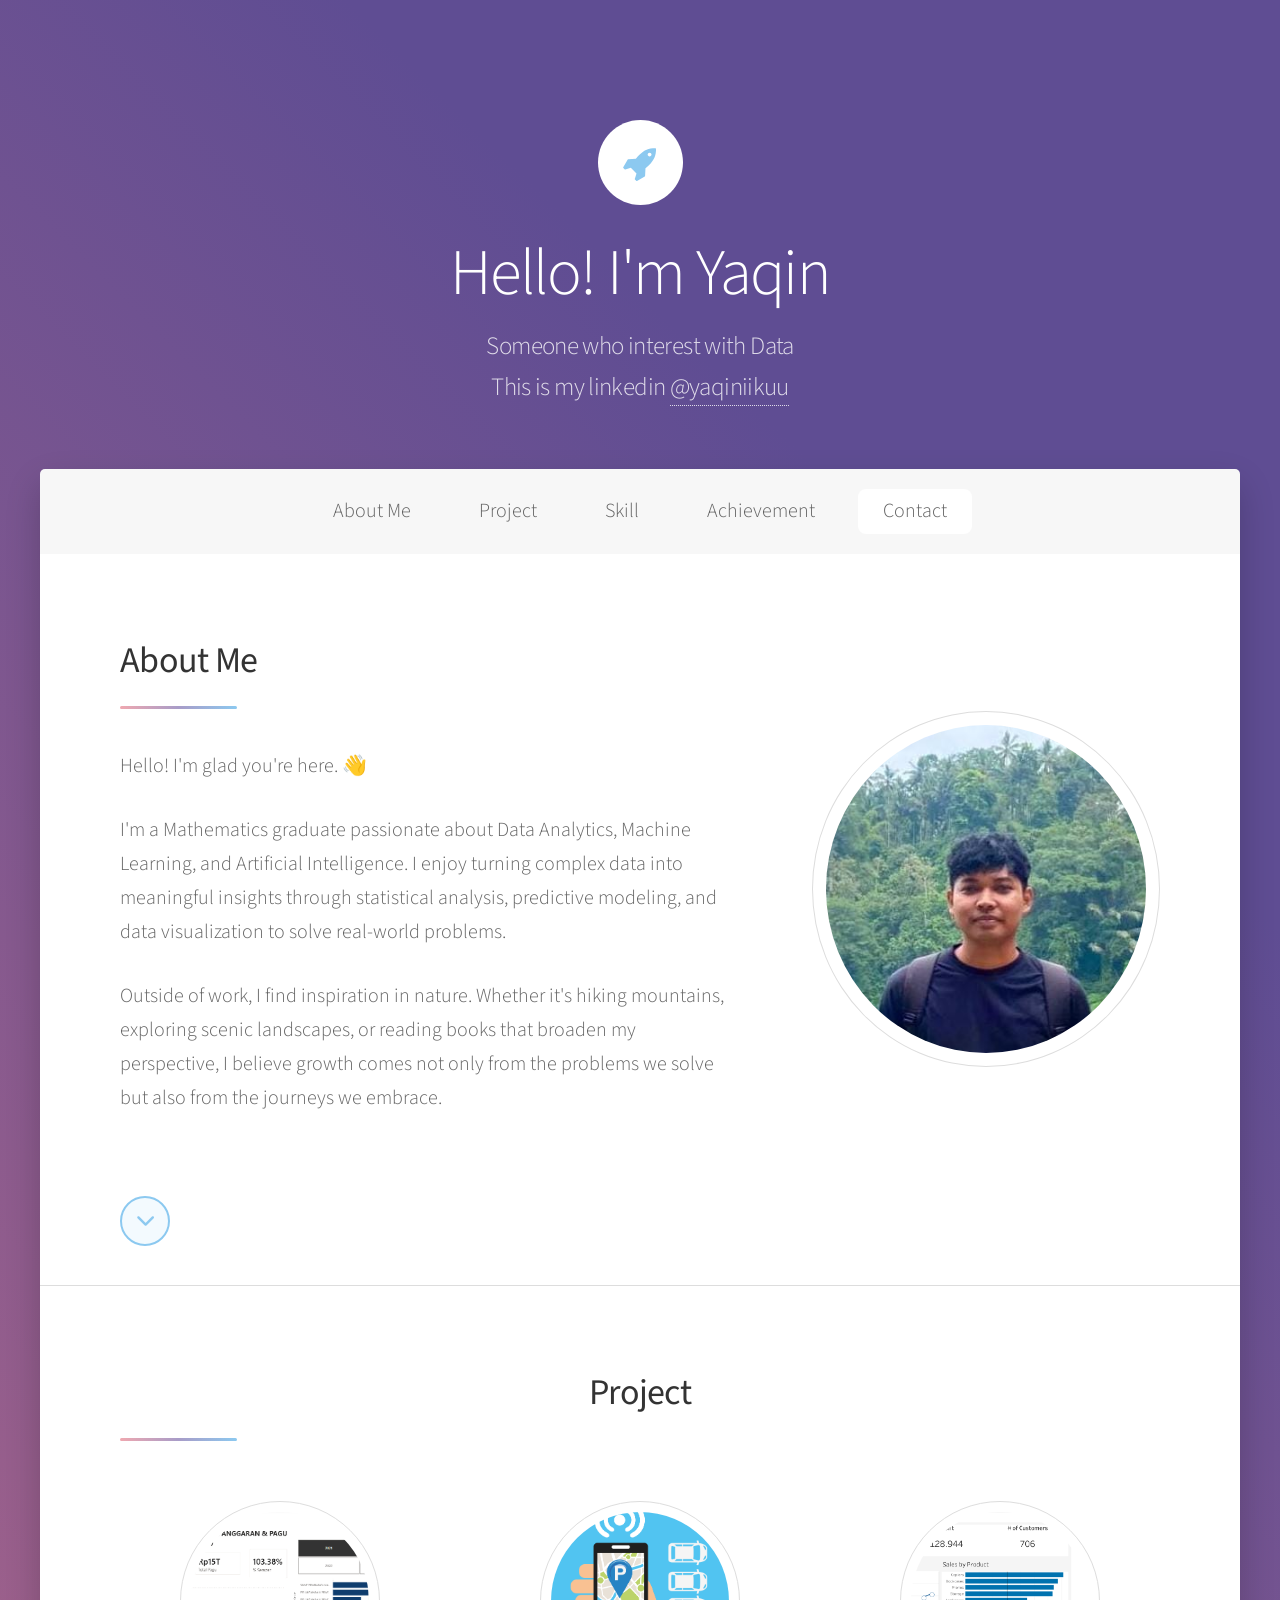
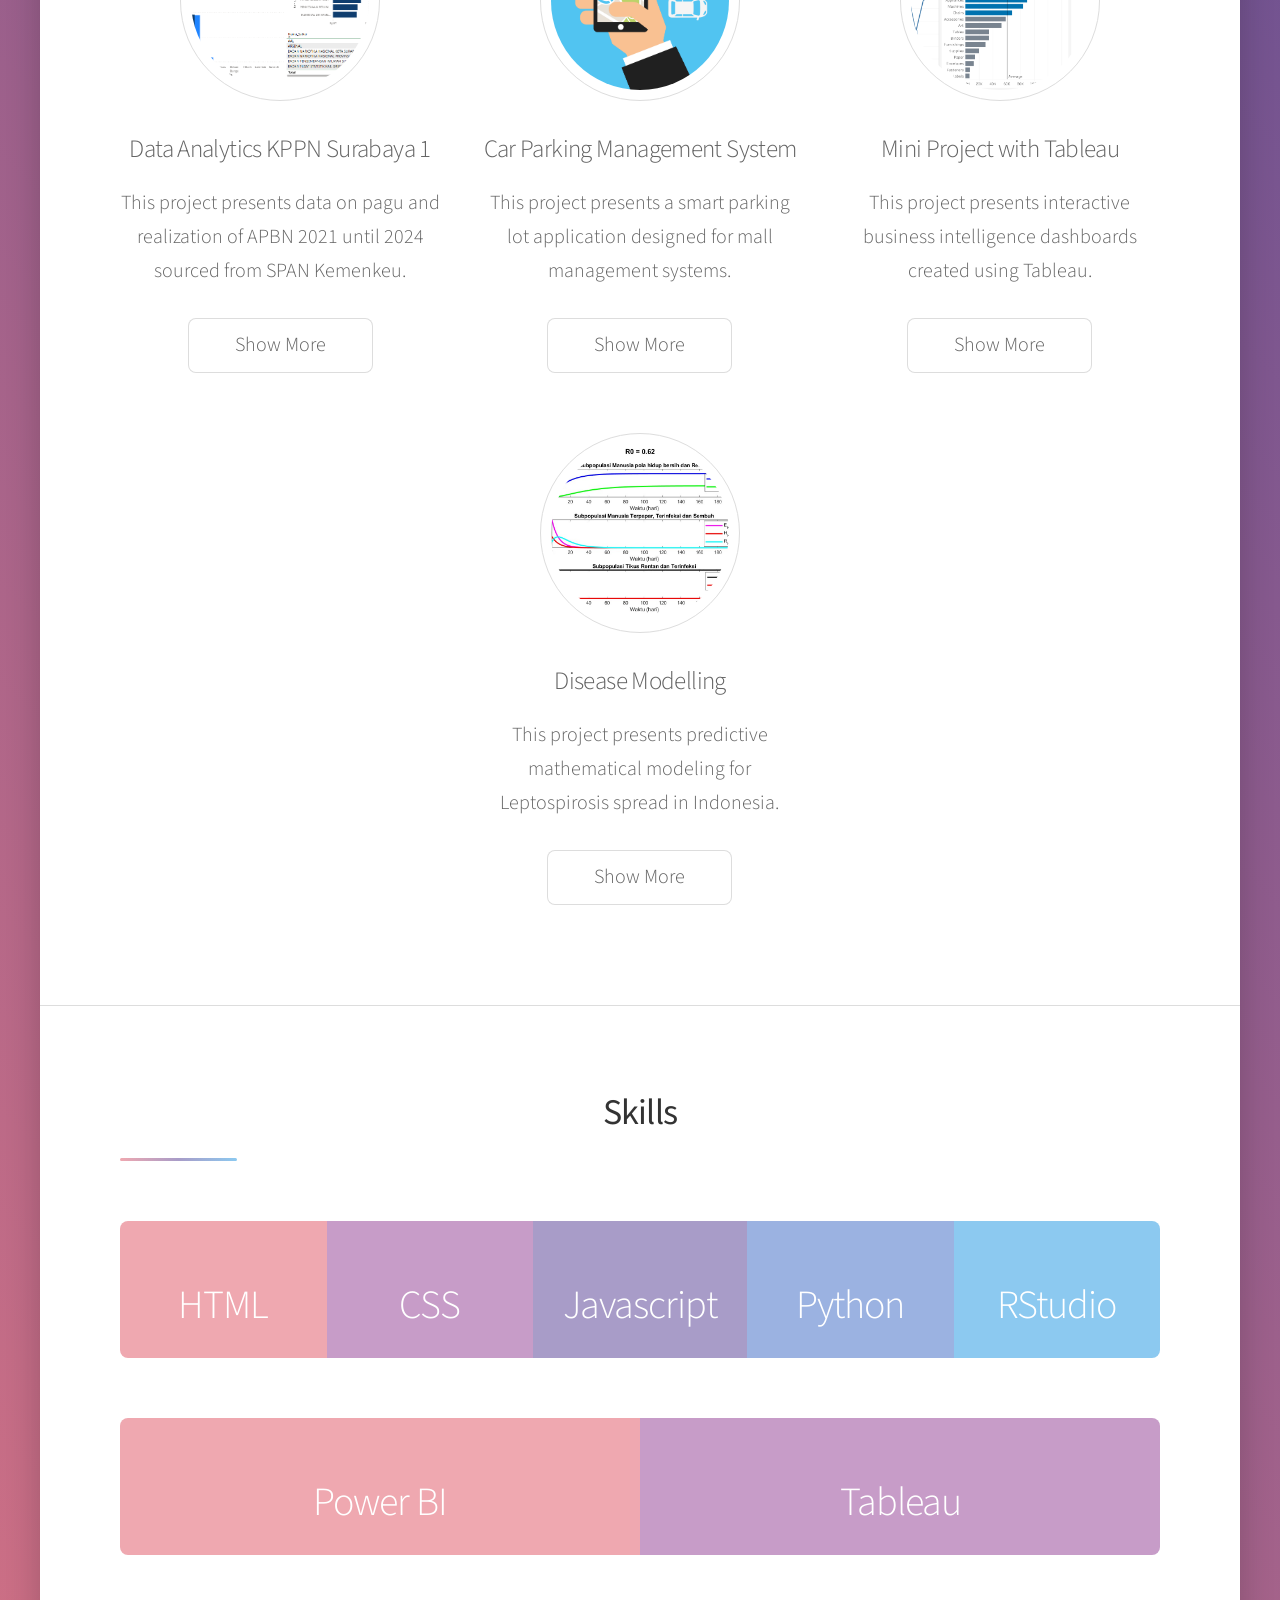
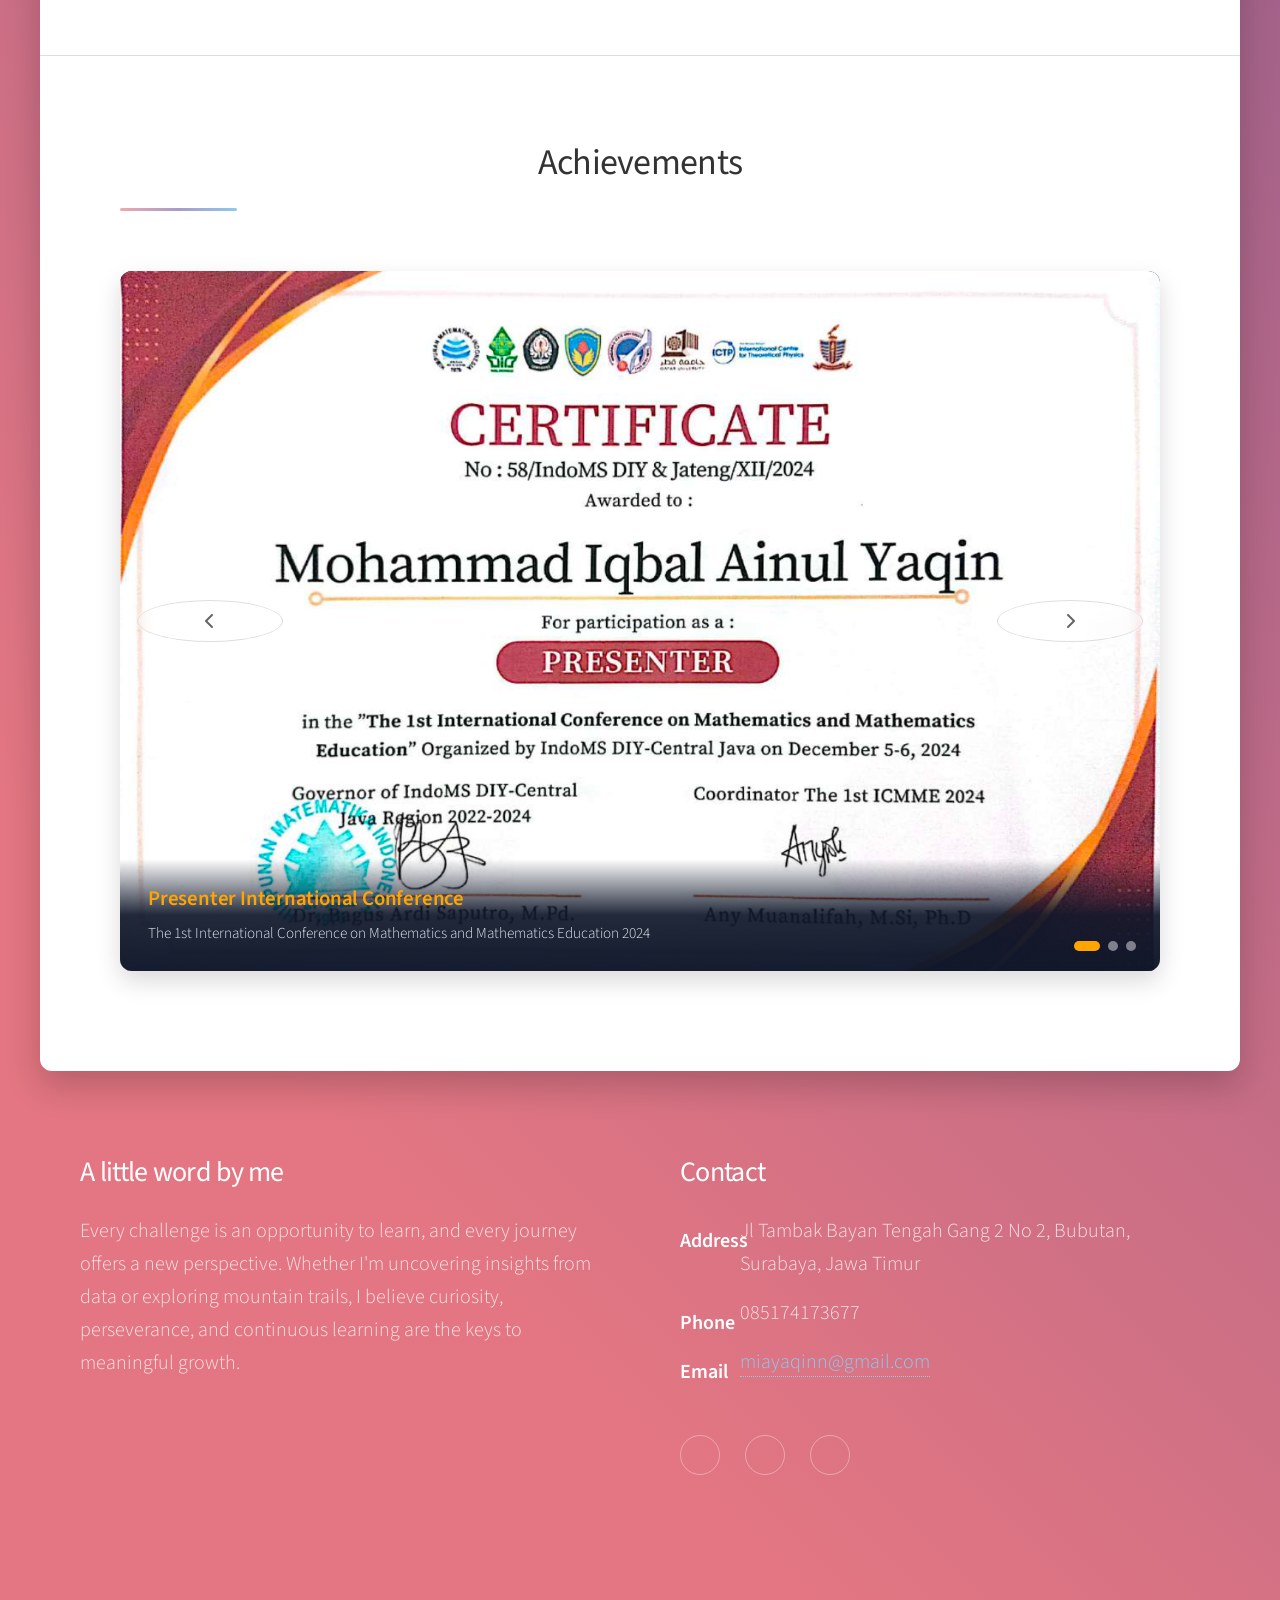
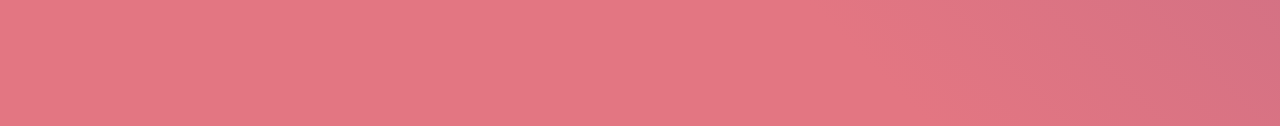
<file: index.html>
<!DOCTYPE HTML>
<html>
	<head>
		<title>Web Portofolio Me</title>
		<meta charset="utf-8" />
		<link rel="icon" href="favicon.ico" type="image/x-icon">
		<meta name="viewport" content="width=device-width, initial-scale=1, user-scalable=no" />
		<link rel="stylesheet" href="assets/css/main.css" />
		<link rel="stylesheet" href="assets/css/project.css" />
		<noscript><link rel="stylesheet" href="assets/css/noscript.css" /></noscript>
	</head>
	<body class="is-preload">

		<!-- Wrapper -->
			<div id="wrapper">

				<!-- Header -->
					<header id="header" class="alt">
						<span class="logo"><img src="images/logo.svg" alt="" /></span>
						<h1>Hello! I'm Yaqin</h1>
						<p>Someone who interest with Data<br />
						This is my linkedin <a href="https://linkedin.com">@yaqiniikuu</a></p>
					</header>

				<!-- Nav -->
					<nav id="nav">
						<ul>
							<li><a href="#intro" class="active">About Me</a></li>
							<li><a href="#first">Project</a></li>
							<li><a href="#second">Skill</a></li>
							<li><a href="#third">Achievement</a></li>
							<li><a href="#footer">Contact</a></li>
						</ul>
					</nav>

				<!-- Main -->
					<div id="main">

						<!-- Introduction -->
							<section id="intro" class="main">
								<div class="spotlight">
									<div class="content">
										<header class="major">
											<h2>About Me</h2>
										</header>
									 <p>
          						      Hello! I'm glad you're here. 👋
          						  </p>
          						  <p>
              					    I'm a Mathematics graduate passionate about Data Analytics,
              			 		    Machine Learning, and Artificial Intelligence. I enjoy turning
                					complex data into meaningful insights through statistical analysis,
                					predictive modeling, and data visualization to solve real-world
               					    problems.
          						   </p>
        						    <p>
           						     Outside of work, I find inspiration in nature. Whether it's hiking
           						     mountains, exploring scenic landscapes, or reading books that
              					     broaden my perspective, I believe growth comes not only from the
               						 problems we solve but also from the journeys we embrace.
          						  </p>
									</div>
									<span class="image"><img src="images/AboutMe.jpeg" alt="" /></span>
								</div>

<div class="scroll-down-container">
	<a href="#first" class="scroll-down-btn" aria-label="Scroll down to Projects">
		<i class="fa-solid fa-chevron-down"></i>
	</a>
</div>
							</section>

						<!-- First Section (Project) -->
							<section id="first" class="main special">
								<header class="major">
									<h2>Project</h2>
								</header>
								<ul class="features">
									<li>
										<span class="image"><img src="images/project1.png" alt="" /></span>
										<h3>Data Analytics KPPN Surabaya 1</h3>
										<p>This project presents data on pagu and realization of APBN 2021 until 2024 sourced from SPAN Kemenkeu.</p>
										<ul class="actions special">
											<li><a href="project1.html" class="button">Show More</a></li>
										</ul>
									</li>
									<li>
										<span class="image"><img src="images/project2.jpg" alt="" /></span>
										<h3>Car Parking Management System</h3>
										<p>This project presents a smart parking lot application designed for mall management systems.</p>
										<ul class="actions special">
											<li><a href="project2.html" class="button">Show More</a></li>
										</ul>
									</li>
									<li>
										<span class="image"><img src="images/project3.png" alt="" /></span>
										<h3>Mini Project with Tableau</h3>
										<p>This project presents interactive business intelligence dashboards created using Tableau.</p>
										<ul class="actions special">
											<li><a href="project3.html" class="button">Show More</a></li>
										</ul>
									</li>
									<li>
										<span class="image"><img src="images/project4.jpg" alt="" /></span>
										<h3>Disease Modelling</h3>
										<p>This project presents predictive mathematical modeling for Leptospirosis spread in Indonesia.</p>
										<ul class="actions special">
											<li><a href="project4.html" class="button">Show More</a></li>
										</ul>
									</li>
								</ul>
							</section>

						<!-- Second Section (Skills) -->
							<section id="second" class="main special">
								<header class="major">
									<h2>Skills</h2>
								</header>
								<ul class="statistics">
									<li class="style1">
										<span class="icon brands fa-html5"></span>
										<b>HTML</b>
									</li>
									<li class="style2">
										<span class="icon brands fa-css3-alt"></span>
										<b>CSS</b>
									</li>
									<li class="style3">
										<span class="icon brands fa-js"></span>
										<b>Javascript</b>
									</li>
									<li class="style4">
										<span class="icon brands fa-python"></span>
										<b>Python</b>
									</li>
									<li class="style5">
										<span class="icon brands fa-r-project"></span>
										<b>RStudio</b>
									</li>
								</ul>
        <ul class="statistics">
									<li class="style1">
										<span class="icon regular fa-chart-bar"></span>
										<b>Power BI</b>
									</li>
									<li class="style2">
										<span class="icon solid fa-chart-line"></span>
										<b>Tableau</b>
								</ul>
							</section>

						<section id="third" class="main special">
							<header class="major">
									<h2>Achievements</h2>
								</header>
							<!-- CAROUSEL COMPONENT START -->
					<div class="project-carousel-container">
						<div class="carousel-wrapper">
							<!-- Slides Holder -->
							<div class="carousel-slides" id="carouselSlides">

								<!-- Slide 1 -->
								<div class="carousel-slide">
									<img src="images/IndoMS.png">
									<div class="slide-caption">
										<h3>Presenter International Conference</h3>
										<p>The 1st International Conference on Mathematics and Mathematics Education 2024</p>
									</div>
								</div>

								<!-- Slide 2 -->
								<div class="carousel-slide">
									<img src="images/dengue.png">
									<div class="slide-caption">
										<h3>Presenter International Conference</h3>
										<p>International Conference of Interdisciplinary Research and Studies in Mathematics 2024</p>
									</div>
								</div>

								<!-- Slide 3 -->
								<div class="carousel-slide">
									<img src="images/Leptos.png" alt="Bank Reconciliation Excel">
									<div class="slide-caption">
										<h3>Presenter International Conference</h3>
										<p>International Conference of Interdisciplinary Research and Studies in Mathematics 2024</p>
									</div>
								</div>

								<!-- Slide 4 -->
								<div class="carousel-slide">
									<img src="images/crime.png" >
									<div class="slide-caption">
										<h3>Presenter International Conference</h3>
										<p>International Conference of Interdisciplinary Research and Studies in Mathematics 2024</p>
</p>
									</div>
								</div>

								<!-- Slide 5 -->
								<div class="carousel-slide">
									<img src="images/simple.png" >
									<div class="slide-caption">
										<h3>Presenter International Conference</h3>
										<p>International Conference of Interdisciplinary Research and Studies in Mathematics 2024</p>
</p>
									</div>
								</div>

							</div>

							<!-- Nav Buttons -->
							<button class="carousel-nav-btn prev-btn" id="prevBtn" aria-label="Previous Slide">
								<i class="fa-solid fa-chevron-left"></i>
							</button>
							<button class="carousel-nav-btn next-btn" id="nextBtn" aria-label="Next Slide">
								<i class="fa-solid fa-chevron-right"></i>
							</button>

							<!-- Dots Indicator -->
							<div class="carousel-dots" id="carouselDots">
								<span class="dot active" data-index="0"></span>
								<span class="dot" data-index="1"></span>
								<span class="dot" data-index="2"></span>
							</div>
						</div>
					</div>
						</section>



						
						</div>


				<!-- Footer -->
					<footer id="footer">
						<section>
							<h2>A little word by me</h2>
							<p>Every challenge is an opportunity to learn, and every journey offers a new perspective. Whether I'm uncovering insights from data or exploring mountain trails, I believe curiosity, perseverance, and continuous learning are the keys to meaningful growth.
</p>
						</section>
						<section>
							<h2>Contact</h2>
							<dl class="alt">
								<dt>Address</dt>
								<dd>Jl Tambak Bayan Tengah Gang 2 No 2, Bubutan, Surabaya, Jawa Timur</dd>
								<dt>Phone</dt>
								<dd>085174173677</dd>
								<dt>Email</dt>
								<dd><a href="mailto:miayaqinn@gmail.com">miayaqinn@gmail.com</a></dd>
							</dl>
							<ul class="icons">
								<li><a href="https://www.instagram.com/yaqiniiku/" class="icon brands fa-instagram alt"><span class="label">Instagram</span></a></li>
								<li><a href="https://github.com/yaqinikuu" class="icon brands fa-github alt"><span class="label">GitHub</span></a></li>
								<li><a href="https://www.linkedin.com/in/mohammad-iqbal-ainul-yaqin" class="icon brands fa-linkedin alt"><span class="label">Linkedin</span></a></li>
							</ul>
						</section>
					</footer>

			</div>

		<!-- Scripts -->
			<script src="assets/js/jquery.min.js"></script>
			<script src="assets/js/jquery.scrollex.min.js"></script>
			<script src="assets/js/jquery.scrolly.min.js"></script>
			<script src="assets/js/browser.min.js"></script>
			<script src="assets/js/breakpoints.min.js"></script>
			<script src="assets/js/util.js"></script>
			<script src="assets/js/main.js"></script>
			<script src="assets/js/project.js"></script>
		
								

	</body>
</html>
</file>
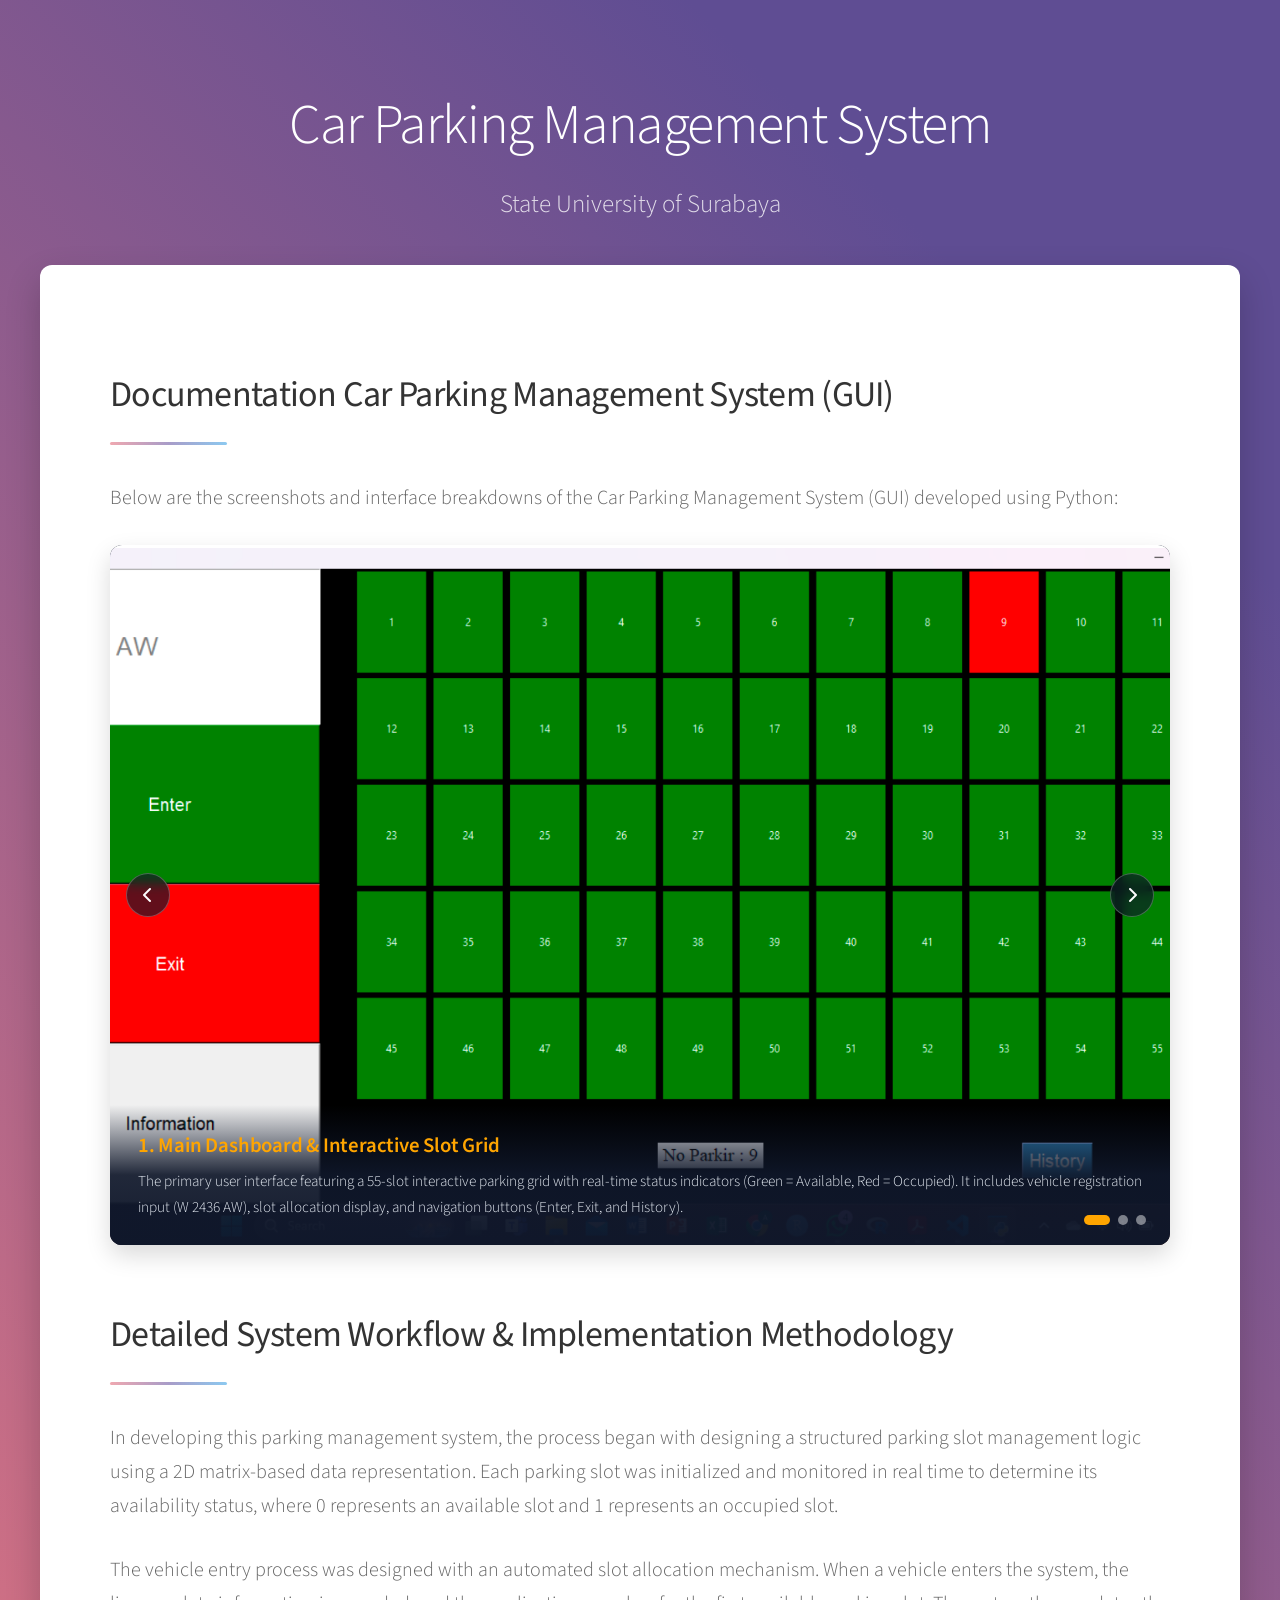
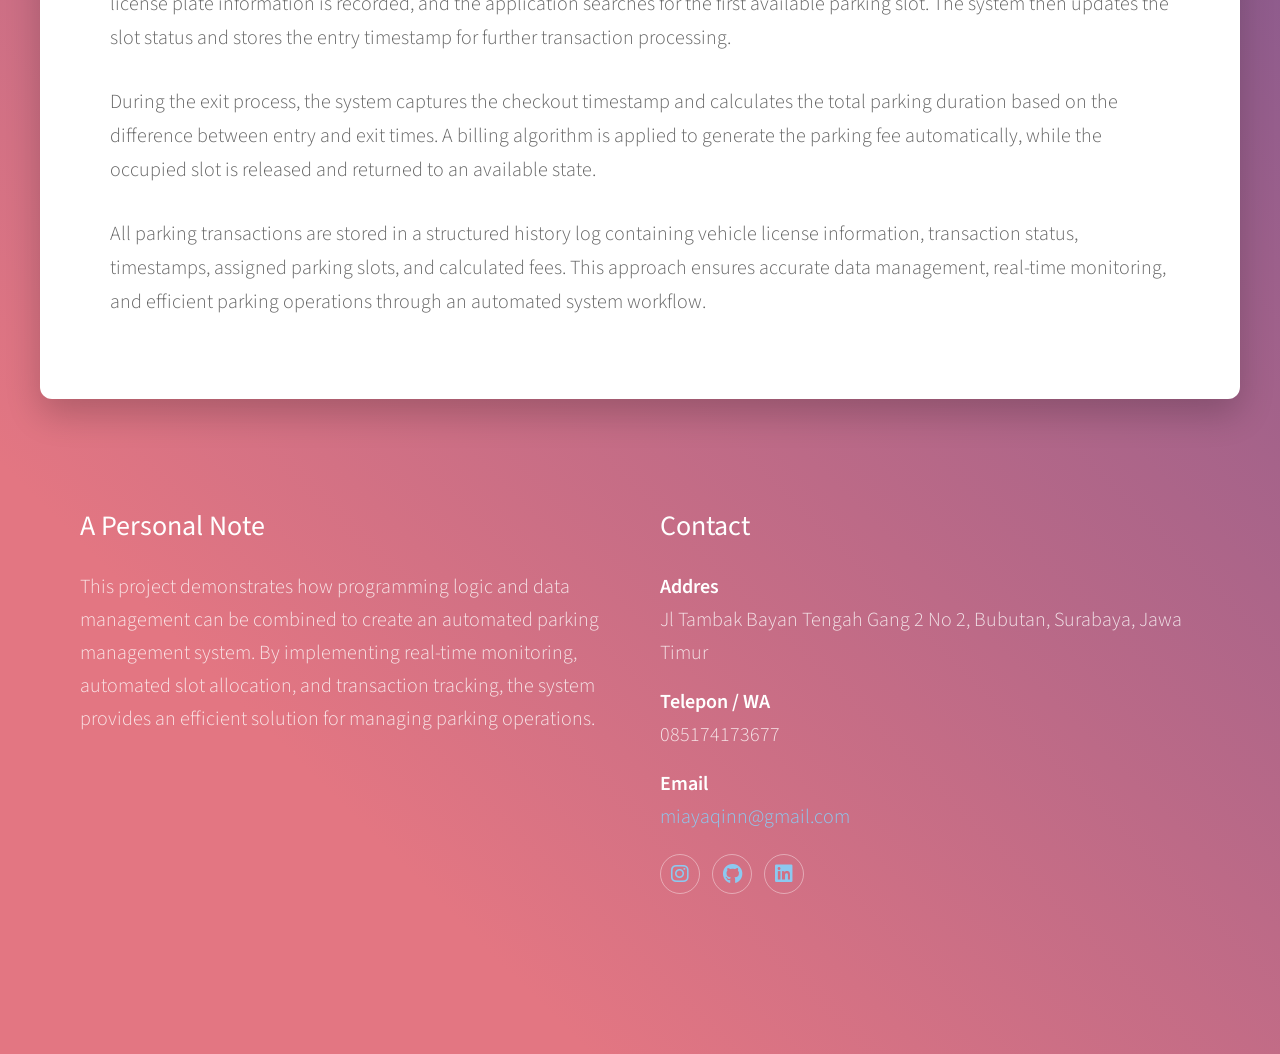
<file: project2.html>
<!DOCTYPE HTML>
<html lang="id">
	<head>
		<title>Web Portofolio - Car Parking Management System</title>
		<meta charset="utf-8" />
		<meta name="viewport" content="width=device-width, initial-scale=1, user-scalable=no" />
		
		<!-- Google Fonts & Font Awesome Icons -->
		<link rel="preconnect" href="https://fonts.googleapis.com">
		<link rel="preconnect" href="https://fonts.gstatic.com" crossorigin>
		<link href="https://fonts.googleapis.com/css2?family=Source+Sans+Pro:wght@300;400;600;700&display=swap" rel="stylesheet">
		<link rel="stylesheet" href="https://cdnjs.cloudflare.com/ajax/libs/font-awesome/6.5.1/css/all.min.css" />
  <link rel="stylesheet" href="assets/css/project.css" />
	</head>
	<body>

		<!-- Wrapper -->
		<div id="wrapper">

			<!-- Header -->
			<header id="header">
				<h1>Car Parking Management System</h1>
				<p>State University of Surabaya</p>
			</header>

			<!-- Main Container -->
			<div id="main">
				<section class="main-section">

					<h2>Documentation Car Parking Management System (GUI)</h2>
					<p>Below are the screenshots and interface breakdowns of the Car Parking Management System (GUI) developed using Python:</p>

					<!-- CAROUSEL COMPONENT START -->
					<div class="project-carousel-container">
						<div class="carousel-wrapper">
							<!-- Slides Holder -->
							<div class="carousel-slides" id="carouselSlides">

								<!-- Slide 1 -->
								<div class="carousel-slide">
									<img src="images/project/project2/project1.png" alt="Dashboard Power BI">
									<div class="slide-caption">
										<h3>1. Main Dashboard & Interactive Slot Grid</h3>
										<p>The primary user interface featuring a 55-slot interactive parking grid with real-time status indicators (Green = Available, Red = Occupied). It includes vehicle registration input (W 2436 AW), slot allocation display, and navigation buttons (Enter, Exit, and History).</p>
									</div>
								</div>

								<!-- Slide 2 -->
								<div class="carousel-slide">
									<img src="images/project/project2/project2.png" alt="SPAN Data Cleaning">
									<div class="slide-caption">
										<h3>2. Vehicle Exit & Billing Dialog</h3>
										<p>A pop-up notification window triggered during vehicle checkout. It automatically calculates and displays the license plate, slot number, exact entry/exit timestamps, and total parking fee.</p>
									</div>
								</div>

								<!-- Slide 3 -->
								<div class="carousel-slide">
									<img src="images/project/project2/project3.png" alt="Bank Reconciliation Excel">
									<div class="slide-caption">
										<h3>3. Activity History & Transaction Log</h3>
										<p>A structured log file recording full transaction records for both vehicle entry and exit events, detailing license plates, assigned slots, timestamps, and payment statuses.</p>
									</div>
								</div>
								
							</div>

							<!-- Nav Buttons -->
							<button class="carousel-nav-btn prev-btn" id="prevBtn" aria-label="Previous Slide">
								<i class="fa-solid fa-chevron-left"></i>
							</button>
							<button class="carousel-nav-btn next-btn" id="nextBtn" aria-label="Next Slide">
								<i class="fa-solid fa-chevron-right"></i>
							</button>

							<!-- Dots Indicator -->
							<div class="carousel-dots" id="carouselDots">
								<span class="dot active" data-index="0"></span>
								<span class="dot" data-index="1"></span>
								<span class="dot" data-index="2"></span>
							</div>
						</div>
					</div>
					<!-- CAROUSEL COMPONENT END -->

					<h2>Detailed System Workflow & Implementation Methodology</h2>
					<p>In developing this parking management system, the process began with designing a structured parking slot management logic using a 2D matrix-based data representation. Each parking slot was initialized and monitored in real time to determine its availability status, where 0 represents an available slot and 1 represents an occupied slot.</p>
					<p>The vehicle entry process was designed with an automated slot allocation mechanism. When a vehicle enters the system, the license plate information is recorded, and the application searches for the first available parking slot. The system then updates the slot status and stores the entry timestamp for further transaction processing.</p>
					<p>During the exit process, the system captures the checkout timestamp and calculates the total parking duration based on the difference between entry and exit times. A billing algorithm is applied to generate the parking fee automatically, while the occupied slot is released and returned to an available state.</p>
					<p>All parking transactions are stored in a structured history log containing vehicle license information, transaction status, timestamps, assigned parking slots, and calculated fees. This approach ensures accurate data management, real-time monitoring, and efficient parking operations through an automated system workflow.</p>
				</section>
			</div>

			<!-- Footer -->
			<footer id="footer">
				<section>
					<h2>A Personal Note</h2>
					<p>This project demonstrates how programming logic and data management can be combined to create an automated parking management system. By implementing real-time monitoring, automated slot allocation, and transaction tracking, the system provides an efficient solution for managing parking operations.</p>
				</section>
				<section>
					<h2>Contact</h2>
					<dl class="alt">
						<dt>Addres</dt>
						<dd>Jl Tambak Bayan Tengah Gang 2 No 2, Bubutan, Surabaya, Jawa Timur</dd>
						<dt>Telepon / WA</dt>
						<dd>085174173677</dd>
						<dt>Email</dt>
						<dd><a href="mailto:miayaqinn@gmail.com">miayaqinn@gmail.com</a></dd>
					</dl>
					<ul class="icons">
						<li><a href="#" aria-label="Instagram"><i class="fa-brands fa-instagram"></i></a></li>
						<li><a href="#" aria-label="GitHub"><i class="fa-brands fa-github"></i></a></li>
						<li><a href="#" aria-label="LinkedIn"><i class="fa-brands fa-linkedin"></i></a></li>
					</ul>
				</section>
			</footer>

		</div>
  <script src="assets/js/project.js"></script>
  <script></script>
	</body>
</html>
</file>
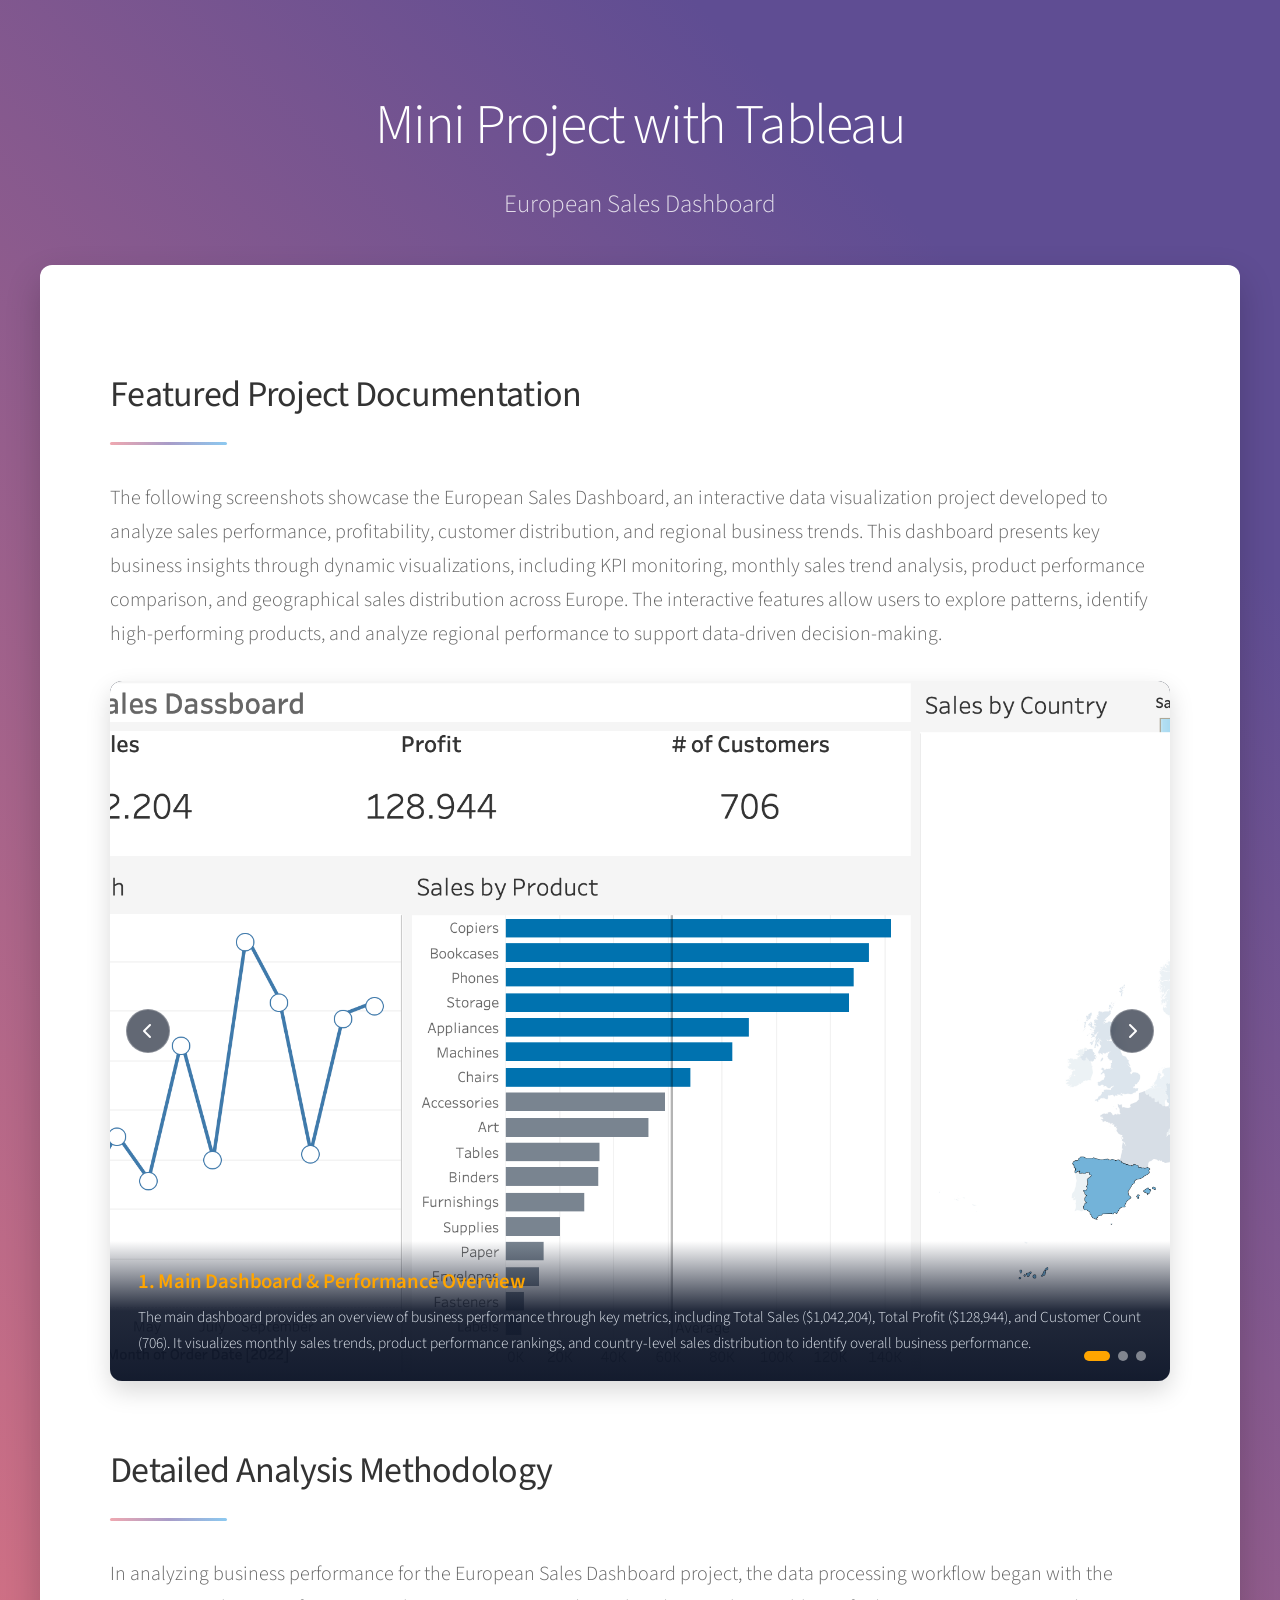
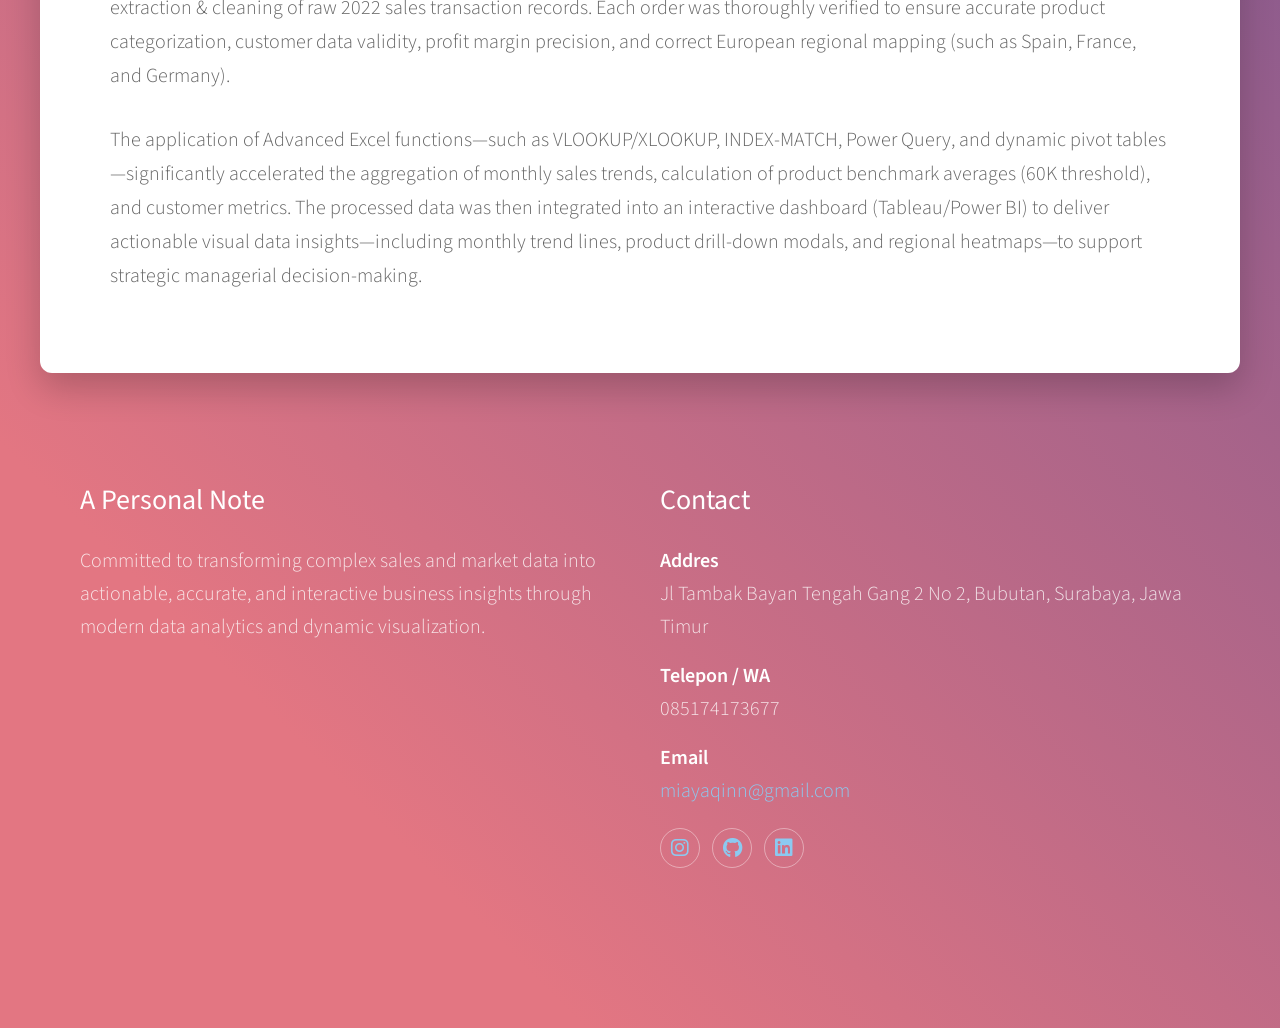
<file: project3.html>
<!DOCTYPE HTML>
<html lang="id">
	<head>
		<title>Web Portofolio - Mini Project </title>
		<meta charset="utf-8" />
		<meta name="viewport" content="width=device-width, initial-scale=1, user-scalable=no" />
		
		<!-- Google Fonts & Font Awesome Icons -->
		<link rel="preconnect" href="https://fonts.googleapis.com">
		<link rel="preconnect" href="https://fonts.gstatic.com" crossorigin>
		<link href="https://fonts.googleapis.com/css2?family=Source+Sans+Pro:wght@300;400;600;700&display=swap" rel="stylesheet">
		<link rel="stylesheet" href="https://cdnjs.cloudflare.com/ajax/libs/font-awesome/6.5.1/css/all.min.css" />
  <link rel="stylesheet" href="assets/css/project.css" />
	</head>
	<body>

		<!-- Wrapper -->
		<div id="wrapper">

			<!-- Header -->
			<header id="header">
				<h1>Mini Project with Tableau</h1>
				<p>European Sales Dashboard</p>
			</header>

			<!-- Main Container -->
			<div id="main">
				<section class="main-section">

					<h2>Featured Project Documentation</h2>
					<p>The following screenshots showcase the European Sales Dashboard, an interactive data visualization project developed to analyze sales performance, profitability, customer distribution, and regional business trends. This dashboard presents key business insights through dynamic visualizations, including KPI monitoring, monthly sales trend analysis, product performance comparison, and geographical sales distribution across Europe. The interactive features allow users to explore patterns, identify high-performing products, and analyze regional performance to support data-driven decision-making.</p>

					<!-- CAROUSEL COMPONENT START -->
					<div class="project-carousel-container">
						<div class="carousel-wrapper">
							<!-- Slides Holder -->
							<div class="carousel-slides" id="carouselSlides">

								<!-- Slide 1 -->
								<div class="carousel-slide">
									<img src="images/project/project3/project1.png" alt="Dashboard Power BI">
									<div class="slide-caption">
										<h3>1. Main Dashboard & Performance Overview</h3>
										<p>The main dashboard provides an overview of business performance through key metrics, including Total Sales ($1,042,204), Total Profit ($128,944), and Customer Count (706). It visualizes monthly sales trends, product performance rankings, and country-level sales distribution to identify overall business performance.</p>
									</div>
								</div>
								
								<!-- Slide 2 -->
								<div class="carousel-slide">
									<img src="images/project/project3/project2.png" alt="SPAN Data Cleaning">
									<div class="slide-caption">
										<h3>2. Interactive Product Analysis & Drill-Down View</h3>
										<p>The interactive drill-down feature enables deeper exploration of product performance by highlighting sales contributions from each category. Users can analyze top-performing products and compare them against the average benchmark through dynamic filtering and visual interactions.</p>
									</div>
								</div>

								<!-- Slide 3 -->
								<div class="carousel-slide">
									<img src="images/project/project3/project3.png" alt="Bank Reconciliation Excel">
									<div class="slide-caption">
										<h3>3. Sales Trend Analysis & Geographic Insights</h3>
										<p>This visualization highlights monthly sales fluctuations throughout 2022 and identifies peak sales periods. The geographical map provides insights into regional sales distribution across European countries, helping users understand market performance and sales concentration.</p>
									</div>
								</div>

							</div>

							<!-- Nav Buttons -->
							<button class="carousel-nav-btn prev-btn" id="prevBtn" aria-label="Previous Slide">
								<i class="fa-solid fa-chevron-left"></i>
							</button>
							<button class="carousel-nav-btn next-btn" id="nextBtn" aria-label="Next Slide">
								<i class="fa-solid fa-chevron-right"></i>
							</button>

							<!-- Dots Indicator -->
							<div class="carousel-dots" id="carouselDots">
								<span class="dot active" data-index="0"></span>
								<span class="dot" data-index="1"></span>
								<span class="dot" data-index="2"></span>
							</div>
						</div>
					</div>
					<!-- CAROUSEL COMPONENT END -->

					<h2>Detailed Analysis Methodology</h2>
					<p>In analyzing business performance for the European Sales Dashboard project, the data processing workflow began with the extraction & cleaning of raw 2022 sales transaction records. Each order was thoroughly verified to ensure accurate product categorization, customer data validity, profit margin precision, and correct European regional mapping (such as Spain, France, and Germany).</p>
					<p>The application of Advanced Excel functions—such as VLOOKUP/XLOOKUP, INDEX-MATCH, Power Query, and dynamic pivot tables—significantly accelerated the aggregation of monthly sales trends, calculation of product benchmark averages (60K threshold), and customer metrics. The processed data was then integrated into an interactive dashboard (Tableau/Power BI) to deliver actionable visual data insights—including monthly trend lines, product drill-down modals, and regional heatmaps—to support strategic managerial decision-making.</p>

				</section>
			</div>

			<!-- Footer -->
			<footer id="footer">
				<section>
					<h2>A Personal Note</h2>
					<p>Committed to transforming complex sales and market data into actionable, accurate, and interactive business insights through modern data analytics and dynamic visualization.</p>
				</section>
				<section>
					<h2>Contact</h2>
					<dl class="alt">
						<dt>Addres</dt>
						<dd>Jl Tambak Bayan Tengah Gang 2 No 2, Bubutan, Surabaya, Jawa Timur</dd>
						<dt>Telepon / WA</dt>
						<dd>085174173677</dd>
						<dt>Email</dt>
						<dd><a href="mailto:miayaqinn@gmail.com">miayaqinn@gmail.com</a></dd>
					</dl>
					<ul class="icons">
						<li><a href="#" aria-label="Instagram"><i class="fa-brands fa-instagram"></i></a></li>
						<li><a href="#" aria-label="GitHub"><i class="fa-brands fa-github"></i></a></li>
						<li><a href="#" aria-label="LinkedIn"><i class="fa-brands fa-linkedin"></i></a></li>
					</ul>
				</section>
			</footer>

		</div>
  <script src="assets/js/project.js"></script>
  <script></script>
	</body>
</html>
</file>
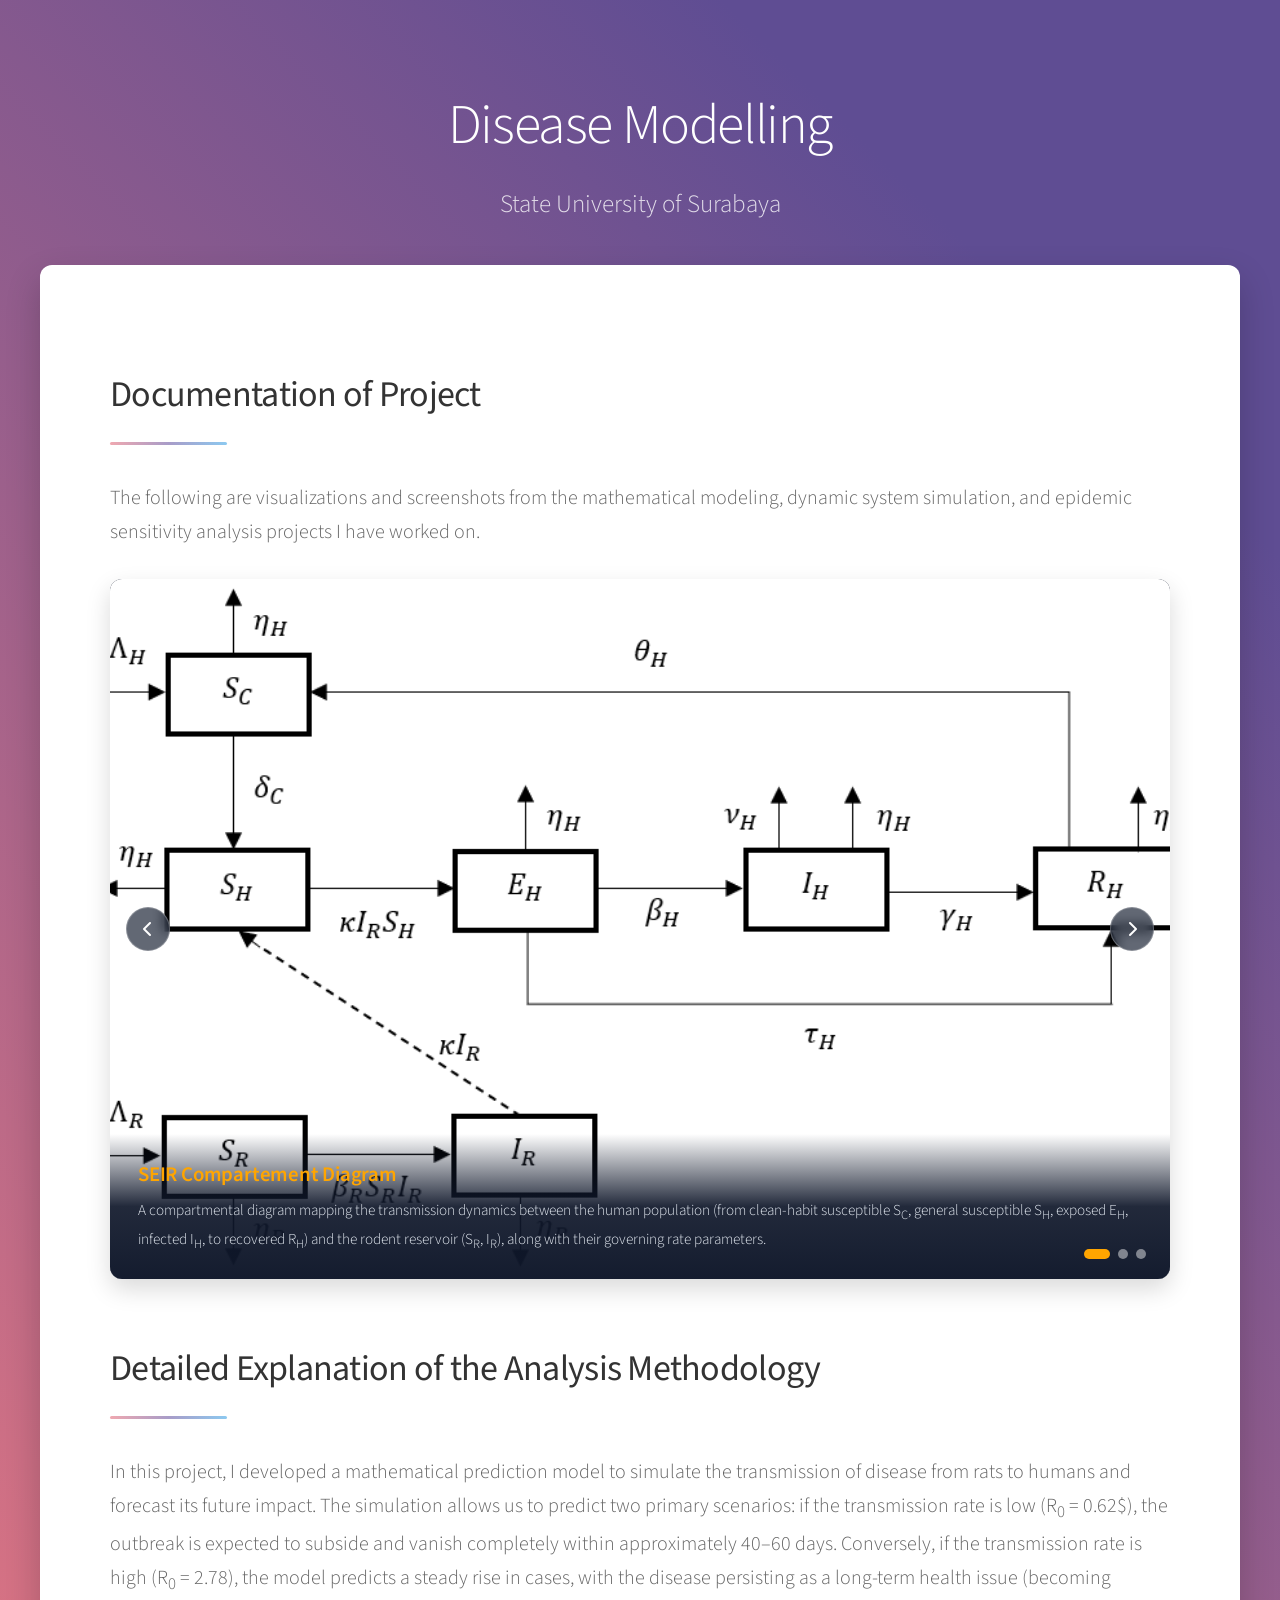
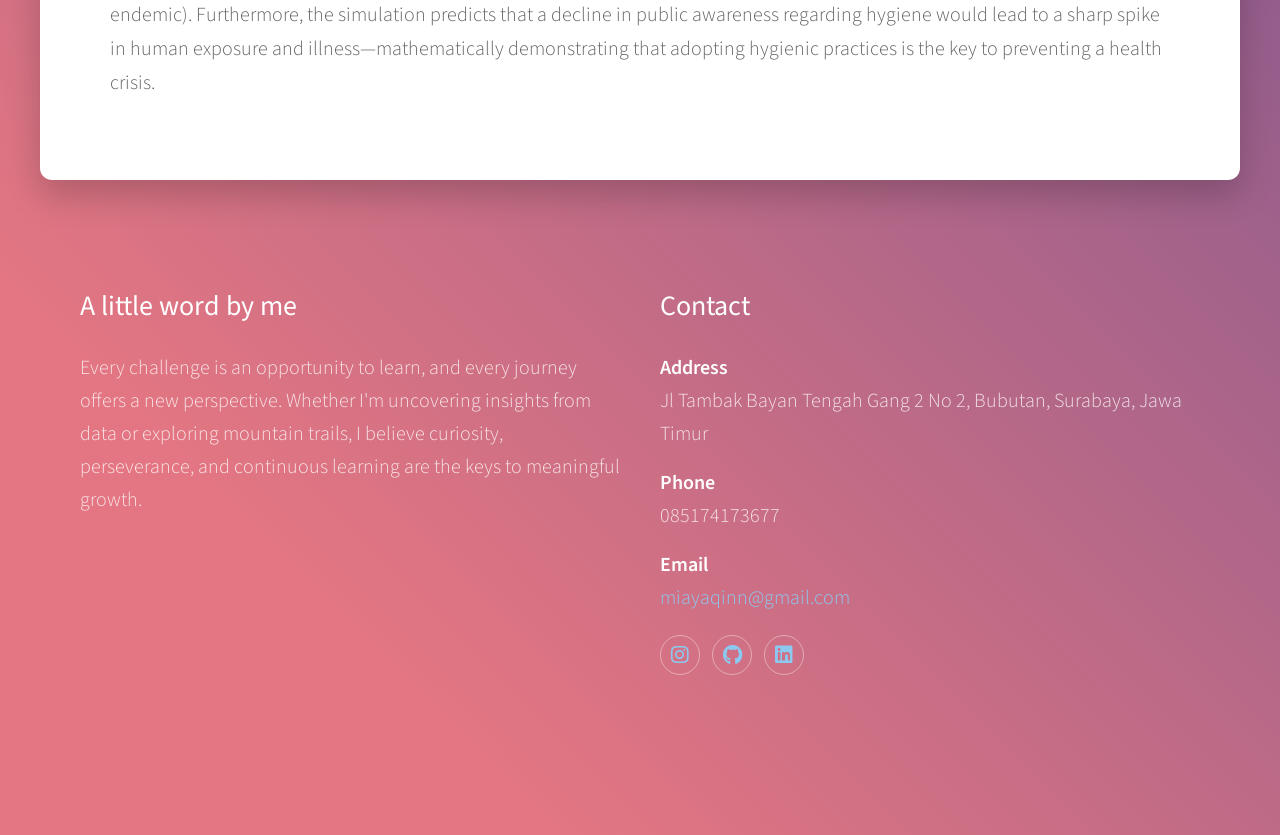
<file: project4.html>
<!DOCTYPE HTML>
<html lang="id">
	<head>
		<title>Web Portofolio - Disease Modelling</title>
		<meta charset="utf-8" />
		<meta name="viewport" content="width=device-width, initial-scale=1, user-scalable=no" />
		
		<!-- Google Fonts & Font Awesome Icons -->
		<link rel="preconnect" href="https://fonts.googleapis.com">
		<link rel="preconnect" href="https://fonts.gstatic.com" crossorigin>
		<link href="https://fonts.googleapis.com/css2?family=Source+Sans+Pro:wght@300;400;600;700&display=swap" rel="stylesheet">
		<link rel="stylesheet" href="https://cdnjs.cloudflare.com/ajax/libs/font-awesome/6.5.1/css/all.min.css" />
  <link rel="stylesheet" href="assets/css/project.css" />
	</head>
	<body>

		<!-- Wrapper -->
		<div id="wrapper">

			<!-- Header -->
			<header id="header">
				<h1>Disease Modelling</h1>
				<p>State University of Surabaya</p>
			</header>

			<!-- Main Container -->
			<div id="main">
				<section class="main-section">

					<h2>Documentation of Project</h2>
					<p>The following are visualizations and screenshots from the mathematical modeling, dynamic system simulation, and epidemic sensitivity analysis projects I have worked on.</p>

					<!-- CAROUSEL COMPONENT START -->
					<div class="project-carousel-container">
						<div class="carousel-wrapper">
							<!-- Slides Holder -->
							<div class="carousel-slides" id="carouselSlides">

								<!-- Slide 1 -->
								<div class="carousel-slide">
									<img src="images/project/project4/project1.png" alt="Dashboard Power BI">
									<div class="slide-caption">
										<h3>SEIR Compartement Diagram</h3>
										<p>A compartmental diagram mapping the transmission dynamics between the human population (from clean-habit susceptible S<sub>C</sub>, general susceptible S<sub>H</sub>, exposed E<sub>H</sub>, infected I<sub>H</sub>, to recovered R<sub>H</sub>) and the rodent reservoir (S<sub>R</sub>, I<sub>R</sub>), along with their governing rate parameters.</p>
									</div>
								</div>

								<!-- Slide 2 -->
								<div class="carousel-slide">
									<img src="images/project/project4/project2.png" alt="SPAN Data Cleaning">
									<div class="slide-caption">
										<h3>All of Simulation Condition</h3>
										<p>Graph predicting the impact of changes in hygiene negligence. A higher &delta;<sub>C</sub> value (indicating lower public awareness of clean habits) correlates directly with a significant spike in exposed (E<sub>H</sub>) and infected (I<sub>H</sub>) human cases.</p>
									</div>
								</div>

								<!-- Slide 3 -->
								<div class="carousel-slide">
									<img src="images/project/project4/project3.jpg" alt="Bank Reconciliation Excel">
									<div class="slide-caption">
										<h3>Simulation Free Equilibrium</h3>
										<p>When the Basic Reproduction Number exceeds 1 (R<sub>0</sub> > 1), the model predicts that infected cases in both human and rodent populations will rise and stabilize at a persistent level, leading to a long-term endemic outbreak.</p>
									</div>
								</div>

								<!-- Slide 4 -->
								<div class="carousel-slide">
									<img src="images/project/project4/project4.jpg" alt="Bank Reconciliation Excel">
									<div class="slide-caption">
										<h3>Simulation Endemic</h3>
										<p>When the Basic Reproduction Number is successfully kept below 1 (R<sub>0</sub> < 1), the simulation predicts a steady decline in infected individuals toward zero, indicating the successful suppression of the outbreak.</p>
									</div>
								</div>

							</div>

							<!-- Nav Buttons -->
							<button class="carousel-nav-btn prev-btn" id="prevBtn" aria-label="Previous Slide">
								<i class="fa-solid fa-chevron-left"></i>
							</button>
							<button class="carousel-nav-btn next-btn" id="nextBtn" aria-label="Next Slide">
								<i class="fa-solid fa-chevron-right"></i>
							</button>

							<!-- Dots Indicator -->
							<div class="carousel-dots" id="carouselDots">
								<span class="dot active" data-index="0"></span>
								<span class="dot" data-index="1"></span>
								<span class="dot" data-index="2"></span>
							</div>
						</div>
					</div>
					<!-- CAROUSEL COMPONENT END -->

					<h2>Detailed Explanation of the Analysis Methodology</h2>
					<p>
						In this project, I developed a mathematical prediction model to simulate the transmission of disease from rats to humans and forecast its future impact. The simulation allows us to predict two primary scenarios: if the transmission rate is low (R<sub>0</sub> = 0.62$), the outbreak is expected to subside and vanish completely within approximately 40–60 days. Conversely, if the transmission rate is high (R<sub>0</sub> = 2.78), the model predicts a steady rise in cases, with the disease persisting as a long-term health issue (becoming endemic). Furthermore, the simulation predicts that a decline in public awareness regarding hygiene would lead to a sharp spike in human exposure and illness—mathematically demonstrating that adopting hygienic practices is the key to preventing a health crisis.
					</p>
				</section>
			</div>

			<!-- Footer -->
			<footer id="footer">
				<section>
					<h2>A little word by me</h2>
					<p>Every challenge is an opportunity to learn, and every journey offers a new perspective. Whether I'm uncovering insights from data or exploring mountain trails, I believe curiosity, perseverance, and continuous learning are the keys to meaningful growth.</p>
				</section>
				<section>
					<h2>Contact</h2>
					<dl class="alt">
						<dt>Address</dt>
						<dd>Jl Tambak Bayan Tengah Gang 2 No 2, Bubutan, Surabaya, Jawa Timur</dd>
						<dt>Phone</dt>
						<dd>085174173677</dd>
						<dt>Email</dt>
						<dd><a href="mailto:miayaqinn@gmail.com">miayaqinn@gmail.com</a></dd>
					</dl>
					<ul class="icons">
						<li><a href="#" aria-label="Instagram"><i class="fa-brands fa-instagram"></i></a></li>
						<li><a href="#" aria-label="GitHub"><i class="fa-brands fa-github"></i></a></li>
						<li><a href="#" aria-label="LinkedIn"><i class="fa-brands fa-linkedin"></i></a></li>
					</ul>
				</section>
			</footer>

		</div>
  <script src="assets/js/project.js"></script>
  <script></script>
	</body>
</html>
</file>
<file: assets/css/project.css>
/* ==========================================================================
			   1. BASE STELLAR THEME STYLES (Preserved & Cleaned)
			   ========================================================================== */
			* {
				box-sizing: border-box;
			}

			body {
				line-height: 1.65;
				margin: 0;
				padding: 0;
				font-family: "Source Sans Pro", Helvetica, sans-serif;
				font-size: 15pt;
				font-weight: 300;
				background-color: #935d8c;
				background-image: linear-gradient(45deg, #e37682 15%, #5f4d93 85%);
				color: rgba(255, 255, 255, 0.85);
				min-height: 100vh;
			}

			#wrapper {
				width: 64em;
				max-width: calc(100% - 4em);
				margin: 0 auto;
				padding-bottom: 3em;
			}

			@media screen and (max-width: 480px) {
				#wrapper {
					max-width: calc(100% - 2em);
				}
				body {
					font-size: 12pt;
				}
			}

			/* Header */
			#header {
				padding: 4em 2em 2em 2em;
				text-align: center;
			}

			#header h1 {
				color: #ffffff;
				font-size: 2.8em;
				font-weight: 300;
				margin: 0 0 0.2em 0;
				letter-spacing: -0.025em;
			}

			#header p {
				color: rgba(255, 255, 255, 0.8);
				font-size: 1.25em;
				margin: 0;
			}

			/* Main Content Card */
			#main {
				background-color: #ffffff;
				color: #555555;
				border-radius: 12px;
				box-shadow: 0 15px 35px rgba(0, 0, 0, 0.2);
				overflow: hidden;
			}

			#main .main-section {
				padding: 3.5em 3.5em 2.5em 3.5em;
			}

			@media screen and (max-width: 736px) {
				#main .main-section {
					padding: 2em 1.5em 1.5em 1.5em;
				}
			}

			#main h2 {
				color: #333333;
				font-size: 1.8em;
				font-weight: 400;
				margin-bottom: 0.5em;
				letter-spacing: -0.02em;
				position: relative;
			}

			#main h2::after {
				content: '';
				display: block;
				width: 3.25em;
				height: 3px;
				margin: 0.5em 0 1em 0;
				border-radius: 2px;
				background: linear-gradient(90deg, #efa8b0, #a89cc8, #8cc9f0);
			}

			#main p {
				margin-bottom: 1.5em;
				color: #666666;
				line-height: 1.7;
			}

			/* Footer */
			#footer {
				display: flex;
				flex-wrap: wrap;
				padding: 3em 1em;
				color: rgba(255, 255, 255, 0.8);
			}

			#footer section {
				flex: 1;
				min-width: 280px;
				padding: 1em;
			}

			#footer h2 {
				color: #ffffff;
				font-size: 1.4em;
				margin-bottom: 0.8em;
				font-weight: 400;
			}

			#footer a {
				color: #8cc9f0;
				text-decoration: none;
			}

			#footer dl.alt dt {
				font-weight: 600;
				color: #ffffff;
				margin-top: 0.5em;
			}

			#footer dl.alt dd {
				margin-left: 0;
				margin-bottom: 0.8em;
			}

			ul.icons {
				list-style: none;
				padding: 0;
				display: flex;
				gap: 12px;
				margin-top: 1em;
			}

			ul.icons a {
				display: inline-flex;
				align-items: center;
				justify-content: center;
				width: 40px;
				height: 40px;
				border: 1px solid rgba(255, 255, 255, 0.4);
				border-radius: 50%;
				color: #ffffff;
				transition: all 0.2s ease;
			}

			ul.icons a:hover {
				background: rgba(255, 255, 255, 0.2);
				border-color: #ffffff;
			}

			/* ==========================================================================
			   2. SCOPED CAROUSEL STYLES (Safe from global theme conflicts)
			   ========================================================================== */
			.project-carousel-container {
				width: 100%;
    height: 700px !important;
				margin: 1.5em 0 3em 0;
			}

			.carousel-wrapper {
				position: relative;
				width: 100%;
				border-radius: 12px;
				overflow: hidden;
				box-shadow: 0 10px 25px rgba(0, 0, 0, 0.15);
				background-color: #0f172a;
			}

			.carousel-slides {
				display: flex;
				transition: transform 0.45s cubic-bezier(0.25, 1, 0.5, 1);
				width: 100%;
			}

			.carousel-slide {
				min-width: 100%;
				position: relative;
				display: flex;
				flex-direction: column;
				justify-content: flex-end;
				background-color: #0f172a;
			}

			.carousel-slide img {
				width: 100%;
    height: 700px !important;
				object-fit: cover;
				display: block;
			}

			/* Slide Overlay Caption */
			.slide-caption {
				position: absolute;
				bottom: 0;
				left: 0;
				right: 0;
				padding: 24px 28px;
				background: linear-gradient(180deg, rgba(15, 23, 42, 0) 0%, rgba(15, 23, 42, 0.92) 50%, rgba(15, 23, 42, 0.98) 100%);
				text-align: left;
				color: #ffffff;
				z-index: 2;
			}

	/* Update .slide-caption h3 color to a solid orange matching the web background theme */
.slide-caption h3 {
    font-size: 1.3rem;
    color: orange !important;
    margin: 0 0 6px 0;
    font-weight: 600;
    letter-spacing: -0.01em;
}

			.slide-caption p {
				font-size: 0.95rem;
				color: #e2e8f0 !important;
				margin: 0 !important;
				line-height: 1.5;
			}

			/* Navigation Arrows */
			.carousel-nav-btn {
				position: absolute;
				top: 50%;
				transform: translateY(-50%);
				background: rgba(15, 23, 42, 0.65);
				color: #ffffff !important;
				border: 1px solid rgba(255, 255, 255, 0.25);
				width: 44px;
				height: 44px;
				border-radius: 50%;
				cursor: pointer;
				display: flex;
				align-items: center;
				justify-content: center;
				font-size: 1rem;
				transition: all 0.25s ease;
				backdrop-filter: blur(6px);
				z-index: 10;
				padding: 0;
				outline: none;
			}

			.carousel-nav-btn:hover {
				background: #38bdf8;
				color: #0f172a !important;
				border-color: #38bdf8;
				transform: translateY(-50%) scale(1.08);
			}

			.carousel-nav-btn.prev-btn {
				left: 16px;
			}

			.carousel-nav-btn.next-btn {
				right: 16px;
			}

			/* Carousel Dots Indicators */
			.carousel-dots {
				position: absolute;
				bottom: 20px;
				right: 24px;
				display: flex;
				gap: 8px;
				z-index: 10;
			}

			.carousel-dots .dot {
				width: 10px;
				height: 10px;
				border-radius: 50%;
				background: rgba(255, 255, 255, 0.45);
				cursor: pointer;
				transition: all 0.3s ease;
				display: inline-block;
			}

			.carousel-dots .dot.active {
				background: orange;
				width: 26px;
				border-radius: 6px;
			}

			@media (max-width: 640px) {
				.carousel-slide img {
					height: 300px;
				}
				.carousel-nav-btn {
					width: 36px;
					height: 36px;
					font-size: 0.85rem;
				}
				.slide-caption {
					padding: 16px;
				}
				.slide-caption h3 {
					font-size: 1.1rem;
				}
				.slide-caption p {
					font-size: 0.85rem;
				}
			}
</file>
<file: assets/css/noscript.css>
/*
	Stellar by HTML5 UP
	html5up.net | @ajlkn
	Free for personal and commercial use under the CCA 3.0 license (html5up.net/license)
*/

/* Header */

	body.is-preload #header.alt > * {
		opacity: 1;
	}

	body.is-preload #header.alt .logo {
		-moz-transform: none;
		-webkit-transform: none;
		-ms-transform: none;
		transform: none;
	}
</file>
<file: assets/css/main.css>
@import 'https://fonts.googleapis.com/css?family=Source+Sans+Pro:300,400';
/* Panggil Font Awesome via CDN online */
@import url('https://cdnjs.cloudflare.com/ajax/libs/font-awesome/6.5.1/css/all.min.css');

/* Panggil Google Fonts */
@import url('https://fonts.googleapis.com/css?family=Source+Sans+Pro:300,400');


html, body, div, span, applet, object,
iframe, h1, h2, h3, h4, h5, h6, p, blockquote,
pre, a, abbr, acronym, address, big, cite,
code, del, dfn, em, img, ins, kbd, q, s, samp,
small, strike, strong, sub, sup, tt, var, b,
u, i, center, dl, dt, dd, ol, ul, li, fieldset,
form, label, legend, table, caption, tbody,
tfoot, thead, tr, th, td, article, aside,
canvas, details, embed, figure, figcaption,
footer, header, hgroup, menu, nav, output, ruby,
section, summary, time, mark, audio, video {
	margin: 0;
	padding: 0;
	border: 0;
	font-size: 100%;
	font: inherit;
	vertical-align: baseline;}

article, aside, details, figcaption, figure,
footer, header, hgroup, menu, nav, section {
	display: block;}




body {
	line-height: 1;
}

ol, ul {
	list-style: none;
}

blockquote, q {
	quotes: none;
}

	blockquote:before, blockquote:after, q:before, q:after {
		content: '';
		content: none;
	}

table {
	border-collapse: collapse;
	border-spacing: 0;
}

body {
	-webkit-text-size-adjust: none;
}

mark {
	background-color: transparent;
	color: inherit;
}

input::-moz-focus-inner {
	border: 0;
	padding: 0;
}

input, select, textarea {
	-moz-appearance: none;
	-webkit-appearance: none;
	-ms-appearance: none;
	appearance: none;
}

/* Basic */

	@-ms-viewport {
		width: device-width;
	}

	body {
		-ms-overflow-style: scrollbar;
	}

	@media screen and (max-width: 480px) {

		html, body {
			min-width: 320px;
		}

	}

	html {
		box-sizing: border-box;
	}

	*, *:before, *:after {
		box-sizing: inherit;
	}

	body {
		background-color: #935d8c;
		background-image: url("images/overlay.png"), -moz-linear-gradient(45deg, #e37682 15%, #5f4d93 85%);
		background-image: url("images/overlay.png"), -webkit-linear-gradient(45deg, #e37682 15%, #5f4d93 85%);
		background-image: url("images/overlay.png"), -ms-linear-gradient(45deg, #e37682 15%, #5f4d93 85%);
		background-image: url("images/overlay.png"), linear-gradient(45deg, #e37682 15%, #5f4d93 85%);
	}

		body.is-preload *, body.is-preload *:before, body.is-preload *:after {
			-moz-animation: none !important;
			-webkit-animation: none !important;
			-ms-animation: none !important;
			animation: none !important;
			-moz-transition: none !important;
			-webkit-transition: none !important;
			-ms-transition: none !important;
			transition: none !important;
		}

/* Type */

	body {
		background-color: #935d8c;
		color: rgba(255, 255, 255, 0.65);
	}

	body, input, select, textarea {
		font-family: "Source Sans Pro", Helvetica, sans-serif;
		font-size: 17pt;
		font-weight: 300;
		line-height: 1.65;
	}

		@media screen and (max-width: 1680px) {

			body, input, select, textarea {
				font-size: 14pt;
			}

		}

		@media screen and (max-width: 1280px) {

			body, input, select, textarea {
				font-size: 12pt;
			}

		}

		@media screen and (max-width: 360px) {

			body, input, select, textarea {
				font-size: 11pt;
			}

		}

	a {
		-moz-transition: color 0.2s ease, border-bottom 0.2s ease;
		-webkit-transition: color 0.2s ease, border-bottom 0.2s ease;
		-ms-transition: color 0.2s ease, border-bottom 0.2s ease;
		transition: color 0.2s ease, border-bottom 0.2s ease;
		text-decoration: none;
		border-bottom: dotted 1px;
		color: inherit;
	}

		a:hover {
			border-bottom-color: transparent;
		}

	strong, b {
		font-weight: 400;
	}

	em, i {
		font-style: italic;
	}

	p {
		margin: 0 0 2em 0;
	}

		p.content {
			-moz-columns: 20em 2;
			-webkit-columns: 20em 2;
			-ms-columns: 20em 2;
			columns: 20em 2;
			-moz-column-gap: 2em;
			-webkit-column-gap: 2em;
			-ms-column-gap: 2em;
			column-gap: 2em;
			text-align: justify;
		}

	h1, h2, h3, h4, h5, h6 {
		font-weight: 300;
		line-height: 1.5;
		margin: 0 0 0.7em 0;
		letter-spacing: -0.025em;
	}

		h1 a, h2 a, h3 a, h4 a, h5 a, h6 a {
			color: inherit;
			text-decoration: none;
		}

	h1 {
		font-size: 2.5em;
		line-height: 1.2;
	}

	h2 {
		font-size: 1.5em;
	}

	h3 {
		font-size: 1.25em;
	}

	h4 {
		font-size: 1.1em;
	}

	h5 {
		font-size: 0.9em;
	}

	h6 {
		font-size: 0.7em;
	}

	@media screen and (max-width: 736px) {

		h1 {
			font-size: 2em;
		}

	}

	sub {
		font-size: 0.8em;
		position: relative;
		top: 0.5em;
	}

	sup {
		font-size: 0.8em;
		position: relative;
		top: -0.5em;
	}

	blockquote {
		border-left: solid 4px;
		font-style: italic;
		margin: 0 0 2em 0;
		padding: 0.5em 0 0.5em 2em;
	}

	code {
		border-radius: 8px;
		border: solid 1px;
		font-family: "Courier New", monospace;
		font-size: 0.9em;
		margin: 0 0.25em;
		padding: 0.25em 0.65em;
	}

	pre {
		-webkit-overflow-scrolling: touch;
		font-family: "Courier New", monospace;
		font-size: 0.9em;
		margin: 0 0 2em 0;
	}

		pre code {
			display: block;
			line-height: 1.75;
			padding: 1em 1.5em;
			overflow-x: auto;
		}

	hr {
		border: 0;
		border-bottom: solid 1px;
		margin: 2em 0;
	}

		hr.major {
			margin: 3em 0;
		}

	.align-left {
		text-align: left;
	}

	.align-center {
		text-align: center;
	}

	.align-right {
		text-align: right;
	}

	input, select, textarea {
		color: #ffffff;
	}

	a:hover {
		color: #ffffff;
	}

	strong, b {
		color: #ffffff;
	}

	h1, h2, h3, h4, h5, h6 {
		color: #ffffff;
	}

	blockquote {
		border-left-color: rgba(255, 255, 255, 0.35);
	}

	code {
		background: rgba(255, 255, 255, 0.075);
		border-color: rgba(255, 255, 255, 0.35);
	}

	hr {
		border-bottom-color: rgba(255, 255, 255, 0.35);
	}

/* Row */

	.row {
		display: flex;
		flex-wrap: wrap;
		box-sizing: border-box;
		align-items: stretch;
	}

		.row > * {
			box-sizing: border-box;
		}

		.row.gtr-uniform > * > :last-child {
			margin-bottom: 0;
		}

		.row.aln-left {
			justify-content: flex-start;
		}

		.row.aln-center {
			justify-content: center;
		}

		.row.aln-right {
			justify-content: flex-end;
		}

		.row.aln-top {
			align-items: flex-start;
		}

		.row.aln-middle {
			align-items: center;
		}

		.row.aln-bottom {
			align-items: flex-end;
		}

		.row > .imp {
			order: -1;
		}

		.row > .col-1 {
			width: 8.33333%;
		}

		.row > .off-1 {
			margin-left: 8.33333%;
		}

		.row > .col-2 {
			width: 16.66667%;
		}

		.row > .off-2 {
			margin-left: 16.66667%;
		}

		.row > .col-3 {
			width: 25%;
		}

		.row > .off-3 {
			margin-left: 25%;
		}

		.row > .col-4 {
			width: 33.33333%;
		}

		.row > .off-4 {
			margin-left: 33.33333%;
		}

		.row > .col-5 {
			width: 41.66667%;
		}

		.row > .off-5 {
			margin-left: 41.66667%;
		}

		.row > .col-6 {
			width: 50%;
		}

		.row > .off-6 {
			margin-left: 50%;
		}

		.row > .col-7 {
			width: 58.33333%;
		}

		.row > .off-7 {
			margin-left: 58.33333%;
		}

		.row > .col-8 {
			width: 66.66667%;
		}

		.row > .off-8 {
			margin-left: 66.66667%;
		}

		.row > .col-9 {
			width: 75%;
		}

		.row > .off-9 {
			margin-left: 75%;
		}

		.row > .col-10 {
			width: 83.33333%;
		}

		.row > .off-10 {
			margin-left: 83.33333%;
		}

		.row > .col-11 {
			width: 91.66667%;
		}

		.row > .off-11 {
			margin-left: 91.66667%;
		}

		.row > .col-12 {
			width: 100%;
		}

		.row > .off-12 {
			margin-left: 100%;
		}

		.row.gtr-0 {
			margin-top: 0;
			margin-left: 0em;
		}

			.row.gtr-0 > * {
				padding: 0 0 0 0em;
			}

			.row.gtr-0.gtr-uniform {
				margin-top: 0em;
			}

				.row.gtr-0.gtr-uniform > * {
					padding-top: 0em;
				}

		.row.gtr-25 {
			margin-top: 0;
			margin-left: -0.375em;
		}

			.row.gtr-25 > * {
				padding: 0 0 0 0.375em;
			}

			.row.gtr-25.gtr-uniform {
				margin-top: -0.375em;
			}

				.row.gtr-25.gtr-uniform > * {
					padding-top: 0.375em;
				}

		.row.gtr-50 {
			margin-top: 0;
			margin-left: -0.75em;
		}

			.row.gtr-50 > * {
				padding: 0 0 0 0.75em;
			}

			.row.gtr-50.gtr-uniform {
				margin-top: -0.75em;
			}

				.row.gtr-50.gtr-uniform > * {
					padding-top: 0.75em;
				}

		.row {
			margin-top: 0;
			margin-left: -1.5em;
		}

			.row > * {
				padding: 0 0 0 1.5em;
			}

			.row.gtr-uniform {
				margin-top: -1.5em;
			}

				.row.gtr-uniform > * {
					padding-top: 1.5em;
				}

		.row.gtr-150 {
			margin-top: 0;
			margin-left: -2.25em;
		}

			.row.gtr-150 > * {
				padding: 0 0 0 2.25em;
			}

			.row.gtr-150.gtr-uniform {
				margin-top: -2.25em;
			}

				.row.gtr-150.gtr-uniform > * {
					padding-top: 2.25em;
				}

		.row.gtr-200 {
			margin-top: 0;
			margin-left: -3em;
		}

			.row.gtr-200 > * {
				padding: 0 0 0 3em;
			}

			.row.gtr-200.gtr-uniform {
				margin-top: -3em;
			}

				.row.gtr-200.gtr-uniform > * {
					padding-top: 3em;
				}

		@media screen and (max-width: 1680px) {

			.row {
				display: flex;
				flex-wrap: wrap;
				box-sizing: border-box;
				align-items: stretch;
			}

				.row > * {
					box-sizing: border-box;
				}

				.row.gtr-uniform > * > :last-child {
					margin-bottom: 0;
				}

				.row.aln-left {
					justify-content: flex-start;
				}

				.row.aln-center {
					justify-content: center;
				}

				.row.aln-right {
					justify-content: flex-end;
				}

				.row.aln-top {
					align-items: flex-start;
				}

				.row.aln-middle {
					align-items: center;
				}

				.row.aln-bottom {
					align-items: flex-end;
				}

				.row > .imp-xlarge {
					order: -1;
				}

				.row > .col-1-xlarge {
					width: 8.33333%;
				}

				.row > .off-1-xlarge {
					margin-left: 8.33333%;
				}

				.row > .col-2-xlarge {
					width: 16.66667%;
				}

				.row > .off-2-xlarge {
					margin-left: 16.66667%;
				}

				.row > .col-3-xlarge {
					width: 25%;
				}

				.row > .off-3-xlarge {
					margin-left: 25%;
				}

				.row > .col-4-xlarge {
					width: 33.33333%;
				}

				.row > .off-4-xlarge {
					margin-left: 33.33333%;
				}

				.row > .col-5-xlarge {
					width: 41.66667%;
				}

				.row > .off-5-xlarge {
					margin-left: 41.66667%;
				}

				.row > .col-6-xlarge {
					width: 50%;
				}

				.row > .off-6-xlarge {
					margin-left: 50%;
				}

				.row > .col-7-xlarge {
					width: 58.33333%;
				}

				.row > .off-7-xlarge {
					margin-left: 58.33333%;
				}

				.row > .col-8-xlarge {
					width: 66.66667%;
				}

				.row > .off-8-xlarge {
					margin-left: 66.66667%;
				}

				.row > .col-9-xlarge {
					width: 75%;
				}

				.row > .off-9-xlarge {
					margin-left: 75%;
				}

				.row > .col-10-xlarge {
					width: 83.33333%;
				}

				.row > .off-10-xlarge {
					margin-left: 83.33333%;
				}

				.row > .col-11-xlarge {
					width: 91.66667%;
				}

				.row > .off-11-xlarge {
					margin-left: 91.66667%;
				}

				.row > .col-12-xlarge {
					width: 100%;
				}

				.row > .off-12-xlarge {
					margin-left: 100%;
				}

				.row.gtr-0 {
					margin-top: 0;
					margin-left: 0em;
				}

					.row.gtr-0 > * {
						padding: 0 0 0 0em;
					}

					.row.gtr-0.gtr-uniform {
						margin-top: 0em;
					}

						.row.gtr-0.gtr-uniform > * {
							padding-top: 0em;
						}

				.row.gtr-25 {
					margin-top: 0;
					margin-left: -0.375em;
				}

					.row.gtr-25 > * {
						padding: 0 0 0 0.375em;
					}

					.row.gtr-25.gtr-uniform {
						margin-top: -0.375em;
					}

						.row.gtr-25.gtr-uniform > * {
							padding-top: 0.375em;
						}

				.row.gtr-50 {
					margin-top: 0;
					margin-left: -0.75em;
				}

					.row.gtr-50 > * {
						padding: 0 0 0 0.75em;
					}

					.row.gtr-50.gtr-uniform {
						margin-top: -0.75em;
					}

						.row.gtr-50.gtr-uniform > * {
							padding-top: 0.75em;
						}

				.row {
					margin-top: 0;
					margin-left: -1.5em;
				}

					.row > * {
						padding: 0 0 0 1.5em;
					}

					.row.gtr-uniform {
						margin-top: -1.5em;
					}

						.row.gtr-uniform > * {
							padding-top: 1.5em;
						}

				.row.gtr-150 {
					margin-top: 0;
					margin-left: -2.25em;
				}

					.row.gtr-150 > * {
						padding: 0 0 0 2.25em;
					}

					.row.gtr-150.gtr-uniform {
						margin-top: -2.25em;
					}

						.row.gtr-150.gtr-uniform > * {
							padding-top: 2.25em;
						}

				.row.gtr-200 {
					margin-top: 0;
					margin-left: -3em;
				}

					.row.gtr-200 > * {
						padding: 0 0 0 3em;
					}

					.row.gtr-200.gtr-uniform {
						margin-top: -3em;
					}

						.row.gtr-200.gtr-uniform > * {
							padding-top: 3em;
						}

		}

		@media screen and (max-width: 1280px) {

			.row {
				display: flex;
				flex-wrap: wrap;
				box-sizing: border-box;
				align-items: stretch;
			}

				.row > * {
					box-sizing: border-box;
				}

				.row.gtr-uniform > * > :last-child {
					margin-bottom: 0;
				}

				.row.aln-left {
					justify-content: flex-start;
				}

				.row.aln-center {
					justify-content: center;
				}

				.row.aln-right {
					justify-content: flex-end;
				}

				.row.aln-top {
					align-items: flex-start;
				}

				.row.aln-middle {
					align-items: center;
				}

				.row.aln-bottom {
					align-items: flex-end;
				}

				.row > .imp-large {
					order: -1;
				}

				.row > .col-1-large {
					width: 8.33333%;
				}

				.row > .off-1-large {
					margin-left: 8.33333%;
				}

				.row > .col-2-large {
					width: 16.66667%;
				}

				.row > .off-2-large {
					margin-left: 16.66667%;
				}

				.row > .col-3-large {
					width: 25%;
				}

				.row > .off-3-large {
					margin-left: 25%;
				}

				.row > .col-4-large {
					width: 33.33333%;
				}

				.row > .off-4-large {
					margin-left: 33.33333%;
				}

				.row > .col-5-large {
					width: 41.66667%;
				}

				.row > .off-5-large {
					margin-left: 41.66667%;
				}

				.row > .col-6-large {
					width: 50%;
				}

				.row > .off-6-large {
					margin-left: 50%;
				}

				.row > .col-7-large {
					width: 58.33333%;
				}

				.row > .off-7-large {
					margin-left: 58.33333%;
				}

				.row > .col-8-large {
					width: 66.66667%;
				}

				.row > .off-8-large {
					margin-left: 66.66667%;
				}

				.row > .col-9-large {
					width: 75%;
				}

				.row > .off-9-large {
					margin-left: 75%;
				}

				.row > .col-10-large {
					width: 83.33333%;
				}

				.row > .off-10-large {
					margin-left: 83.33333%;
				}

				.row > .col-11-large {
					width: 91.66667%;
				}

				.row > .off-11-large {
					margin-left: 91.66667%;
				}

				.row > .col-12-large {
					width: 100%;
				}

				.row > .off-12-large {
					margin-left: 100%;
				}

				.row.gtr-0 {
					margin-top: 0;
					margin-left: 0em;
				}

					.row.gtr-0 > * {
						padding: 0 0 0 0em;
					}

					.row.gtr-0.gtr-uniform {
						margin-top: 0em;
					}

						.row.gtr-0.gtr-uniform > * {
							padding-top: 0em;
						}

				.row.gtr-25 {
					margin-top: 0;
					margin-left: -0.375em;
				}

					.row.gtr-25 > * {
						padding: 0 0 0 0.375em;
					}

					.row.gtr-25.gtr-uniform {
						margin-top: -0.375em;
					}

						.row.gtr-25.gtr-uniform > * {
							padding-top: 0.375em;
						}

				.row.gtr-50 {
					margin-top: 0;
					margin-left: -0.75em;
				}

					.row.gtr-50 > * {
						padding: 0 0 0 0.75em;
					}

					.row.gtr-50.gtr-uniform {
						margin-top: -0.75em;
					}

						.row.gtr-50.gtr-uniform > * {
							padding-top: 0.75em;
						}

				.row {
					margin-top: 0;
					margin-left: -1.5em;
				}

					.row > * {
						padding: 0 0 0 1.5em;
					}

					.row.gtr-uniform {
						margin-top: -1.5em;
					}

						.row.gtr-uniform > * {
							padding-top: 1.5em;
						}

				.row.gtr-150 {
					margin-top: 0;
					margin-left: -2.25em;
				}

					.row.gtr-150 > * {
						padding: 0 0 0 2.25em;
					}

					.row.gtr-150.gtr-uniform {
						margin-top: -2.25em;
					}

						.row.gtr-150.gtr-uniform > * {
							padding-top: 2.25em;
						}

				.row.gtr-200 {
					margin-top: 0;
					margin-left: -3em;
				}

					.row.gtr-200 > * {
						padding: 0 0 0 3em;
					}

					.row.gtr-200.gtr-uniform {
						margin-top: -3em;
					}

						.row.gtr-200.gtr-uniform > * {
							padding-top: 3em;
						}

		}

		@media screen and (max-width: 980px) {

			.row {
				display: flex;
				flex-wrap: wrap;
				box-sizing: border-box;
				align-items: stretch;
			}

				.row > * {
					box-sizing: border-box;
				}

				.row.gtr-uniform > * > :last-child {
					margin-bottom: 0;
				}

				.row.aln-left {
					justify-content: flex-start;
				}

				.row.aln-center {
					justify-content: center;
				}

				.row.aln-right {
					justify-content: flex-end;
				}

				.row.aln-top {
					align-items: flex-start;
				}

				.row.aln-middle {
					align-items: center;
				}

				.row.aln-bottom {
					align-items: flex-end;
				}

				.row > .imp-medium {
					order: -1;
				}

				.row > .col-1-medium {
					width: 8.33333%;
				}

				.row > .off-1-medium {
					margin-left: 8.33333%;
				}

				.row > .col-2-medium {
					width: 16.66667%;
				}

				.row > .off-2-medium {
					margin-left: 16.66667%;
				}

				.row > .col-3-medium {
					width: 25%;
				}

				.row > .off-3-medium {
					margin-left: 25%;
				}

				.row > .col-4-medium {
					width: 33.33333%;
				}

				.row > .off-4-medium {
					margin-left: 33.33333%;
				}

				.row > .col-5-medium {
					width: 41.66667%;
				}

				.row > .off-5-medium {
					margin-left: 41.66667%;
				}

				.row > .col-6-medium {
					width: 50%;
				}

				.row > .off-6-medium {
					margin-left: 50%;
				}

				.row > .col-7-medium {
					width: 58.33333%;
				}

				.row > .off-7-medium {
					margin-left: 58.33333%;
				}

				.row > .col-8-medium {
					width: 66.66667%;
				}

				.row > .off-8-medium {
					margin-left: 66.66667%;
				}

				.row > .col-9-medium {
					width: 75%;
				}

				.row > .off-9-medium {
					margin-left: 75%;
				}

				.row > .col-10-medium {
					width: 83.33333%;
				}

				.row > .off-10-medium {
					margin-left: 83.33333%;
				}

				.row > .col-11-medium {
					width: 91.66667%;
				}

				.row > .off-11-medium {
					margin-left: 91.66667%;
				}

				.row > .col-12-medium {
					width: 100%;
				}

				.row > .off-12-medium {
					margin-left: 100%;
				}

				.row.gtr-0 {
					margin-top: 0;
					margin-left: 0em;
				}

					.row.gtr-0 > * {
						padding: 0 0 0 0em;
					}

					.row.gtr-0.gtr-uniform {
						margin-top: 0em;
					}

						.row.gtr-0.gtr-uniform > * {
							padding-top: 0em;
						}

				.row.gtr-25 {
					margin-top: 0;
					margin-left: -0.375em;
				}

					.row.gtr-25 > * {
						padding: 0 0 0 0.375em;
					}

					.row.gtr-25.gtr-uniform {
						margin-top: -0.375em;
					}

						.row.gtr-25.gtr-uniform > * {
							padding-top: 0.375em;
						}

				.row.gtr-50 {
					margin-top: 0;
					margin-left: -0.75em;
				}

					.row.gtr-50 > * {
						padding: 0 0 0 0.75em;
					}

					.row.gtr-50.gtr-uniform {
						margin-top: -0.75em;
					}

						.row.gtr-50.gtr-uniform > * {
							padding-top: 0.75em;
						}

				.row {
					margin-top: 0;
					margin-left: -1.5em;
				}

					.row > * {
						padding: 0 0 0 1.5em;
					}

					.row.gtr-uniform {
						margin-top: -1.5em;
					}

						.row.gtr-uniform > * {
							padding-top: 1.5em;
						}

				.row.gtr-150 {
					margin-top: 0;
					margin-left: -2.25em;
				}

					.row.gtr-150 > * {
						padding: 0 0 0 2.25em;
					}

					.row.gtr-150.gtr-uniform {
						margin-top: -2.25em;
					}

						.row.gtr-150.gtr-uniform > * {
							padding-top: 2.25em;
						}

				.row.gtr-200 {
					margin-top: 0;
					margin-left: -3em;
				}

					.row.gtr-200 > * {
						padding: 0 0 0 3em;
					}

					.row.gtr-200.gtr-uniform {
						margin-top: -3em;
					}

						.row.gtr-200.gtr-uniform > * {
							padding-top: 3em;
						}

		}

		@media screen and (max-width: 736px) {

			.row {
				display: flex;
				flex-wrap: wrap;
				box-sizing: border-box;
				align-items: stretch;
			}

				.row > * {
					box-sizing: border-box;
				}

				.row.gtr-uniform > * > :last-child {
					margin-bottom: 0;
				}

				.row.aln-left {
					justify-content: flex-start;
				}

				.row.aln-center {
					justify-content: center;
				}

				.row.aln-right {
					justify-content: flex-end;
				}

				.row.aln-top {
					align-items: flex-start;
				}

				.row.aln-middle {
					align-items: center;
				}

				.row.aln-bottom {
					align-items: flex-end;
				}

				.row > .imp-small {
					order: -1;
				}

				.row > .col-1-small {
					width: 8.33333%;
				}

				.row > .off-1-small {
					margin-left: 8.33333%;
				}

				.row > .col-2-small {
					width: 16.66667%;
				}

				.row > .off-2-small {
					margin-left: 16.66667%;
				}

				.row > .col-3-small {
					width: 25%;
				}

				.row > .off-3-small {
					margin-left: 25%;
				}

				.row > .col-4-small {
					width: 33.33333%;
				}

				.row > .off-4-small {
					margin-left: 33.33333%;
				}

				.row > .col-5-small {
					width: 41.66667%;
				}

				.row > .off-5-small {
					margin-left: 41.66667%;
				}

				.row > .col-6-small {
					width: 50%;
				}

				.row > .off-6-small {
					margin-left: 50%;
				}

				.row > .col-7-small {
					width: 58.33333%;
				}

				.row > .off-7-small {
					margin-left: 58.33333%;
				}

				.row > .col-8-small {
					width: 66.66667%;
				}

				.row > .off-8-small {
					margin-left: 66.66667%;
				}

				.row > .col-9-small {
					width: 75%;
				}

				.row > .off-9-small {
					margin-left: 75%;
				}

				.row > .col-10-small {
					width: 83.33333%;
				}

				.row > .off-10-small {
					margin-left: 83.33333%;
				}

				.row > .col-11-small {
					width: 91.66667%;
				}

				.row > .off-11-small {
					margin-left: 91.66667%;
				}

				.row > .col-12-small {
					width: 100%;
				}

				.row > .off-12-small {
					margin-left: 100%;
				}

				.row.gtr-0 {
					margin-top: 0;
					margin-left: 0em;
				}

					.row.gtr-0 > * {
						padding: 0 0 0 0em;
					}

					.row.gtr-0.gtr-uniform {
						margin-top: 0em;
					}

						.row.gtr-0.gtr-uniform > * {
							padding-top: 0em;
						}

				.row.gtr-25 {
					margin-top: 0;
					margin-left: -0.25em;
				}

					.row.gtr-25 > * {
						padding: 0 0 0 0.25em;
					}

					.row.gtr-25.gtr-uniform {
						margin-top: -0.25em;
					}

						.row.gtr-25.gtr-uniform > * {
							padding-top: 0.25em;
						}

				.row.gtr-50 {
					margin-top: 0;
					margin-left: -0.5em;
				}

					.row.gtr-50 > * {
						padding: 0 0 0 0.5em;
					}

					.row.gtr-50.gtr-uniform {
						margin-top: -0.5em;
					}

						.row.gtr-50.gtr-uniform > * {
							padding-top: 0.5em;
						}

				.row {
					margin-top: 0;
					margin-left: -1em;
				}

					.row > * {
						padding: 0 0 0 1em;
					}

					.row.gtr-uniform {
						margin-top: -1em;
					}

						.row.gtr-uniform > * {
							padding-top: 1em;
						}

				.row.gtr-150 {
					margin-top: 0;
					margin-left: -1.5em;
				}

					.row.gtr-150 > * {
						padding: 0 0 0 1.5em;
					}

					.row.gtr-150.gtr-uniform {
						margin-top: -1.5em;
					}

						.row.gtr-150.gtr-uniform > * {
							padding-top: 1.5em;
						}

				.row.gtr-200 {
					margin-top: 0;
					margin-left: -2em;
				}

					.row.gtr-200 > * {
						padding: 0 0 0 2em;
					}

					.row.gtr-200.gtr-uniform {
						margin-top: -2em;
					}

						.row.gtr-200.gtr-uniform > * {
							padding-top: 2em;
						}

		}

		@media screen and (max-width: 480px) {

			.row {
				display: flex;
				flex-wrap: wrap;
				box-sizing: border-box;
				align-items: stretch;
			}

				.row > * {
					box-sizing: border-box;
				}

				.row.gtr-uniform > * > :last-child {
					margin-bottom: 0;
				}

				.row.aln-left {
					justify-content: flex-start;
				}

				.row.aln-center {
					justify-content: center;
				}

				.row.aln-right {
					justify-content: flex-end;
				}

				.row.aln-top {
					align-items: flex-start;
				}

				.row.aln-middle {
					align-items: center;
				}

				.row.aln-bottom {
					align-items: flex-end;
				}

				.row > .imp-xsmall {
					order: -1;
				}

				.row > .col-1-xsmall {
					width: 8.33333%;
				}

				.row > .off-1-xsmall {
					margin-left: 8.33333%;
				}

				.row > .col-2-xsmall {
					width: 16.66667%;
				}

				.row > .off-2-xsmall {
					margin-left: 16.66667%;
				}

				.row > .col-3-xsmall {
					width: 25%;
				}

				.row > .off-3-xsmall {
					margin-left: 25%;
				}

				.row > .col-4-xsmall {
					width: 33.33333%;
				}

				.row > .off-4-xsmall {
					margin-left: 33.33333%;
				}

				.row > .col-5-xsmall {
					width: 41.66667%;
				}

				.row > .off-5-xsmall {
					margin-left: 41.66667%;
				}

				.row > .col-6-xsmall {
					width: 50%;
				}

				.row > .off-6-xsmall {
					margin-left: 50%;
				}

				.row > .col-7-xsmall {
					width: 58.33333%;
				}

				.row > .off-7-xsmall {
					margin-left: 58.33333%;
				}

				.row > .col-8-xsmall {
					width: 66.66667%;
				}

				.row > .off-8-xsmall {
					margin-left: 66.66667%;
				}

				.row > .col-9-xsmall {
					width: 75%;
				}

				.row > .off-9-xsmall {
					margin-left: 75%;
				}

				.row > .col-10-xsmall {
					width: 83.33333%;
				}

				.row > .off-10-xsmall {
					margin-left: 83.33333%;
				}

				.row > .col-11-xsmall {
					width: 91.66667%;
				}

				.row > .off-11-xsmall {
					margin-left: 91.66667%;
				}

				.row > .col-12-xsmall {
					width: 100%;
				}

				.row > .off-12-xsmall {
					margin-left: 100%;
				}

				.row.gtr-0 {
					margin-top: 0;
					margin-left: 0em;
				}

					.row.gtr-0 > * {
						padding: 0 0 0 0em;
					}

					.row.gtr-0.gtr-uniform {
						margin-top: 0em;
					}

						.row.gtr-0.gtr-uniform > * {
							padding-top: 0em;
						}

				.row.gtr-25 {
					margin-top: 0;
					margin-left: -0.3125em;
				}

					.row.gtr-25 > * {
						padding: 0 0 0 0.3125em;
					}

					.row.gtr-25.gtr-uniform {
						margin-top: -0.3125em;
					}

						.row.gtr-25.gtr-uniform > * {
							padding-top: 0.3125em;
						}

				.row.gtr-50 {
					margin-top: 0;
					margin-left: -0.625em;
				}

					.row.gtr-50 > * {
						padding: 0 0 0 0.625em;
					}

					.row.gtr-50.gtr-uniform {
						margin-top: -0.625em;
					}

						.row.gtr-50.gtr-uniform > * {
							padding-top: 0.625em;
						}

				.row {
					margin-top: 0;
					margin-left: -1.25em;
				}

					.row > * {
						padding: 0 0 0 1.25em;
					}

					.row.gtr-uniform {
						margin-top: -1.25em;
					}

						.row.gtr-uniform > * {
							padding-top: 1.25em;
						}

				.row.gtr-150 {
					margin-top: 0;
					margin-left: -1.875em;
				}

					.row.gtr-150 > * {
						padding: 0 0 0 1.875em;
					}

					.row.gtr-150.gtr-uniform {
						margin-top: -1.875em;
					}

						.row.gtr-150.gtr-uniform > * {
							padding-top: 1.875em;
						}

				.row.gtr-200 {
					margin-top: 0;
					margin-left: -2.5em;
				}

					.row.gtr-200 > * {
						padding: 0 0 0 2.5em;
					}

					.row.gtr-200.gtr-uniform {
						margin-top: -2.5em;
					}

						.row.gtr-200.gtr-uniform > * {
							padding-top: 2.5em;
						}

		}

/* Box */

	.box {
		border-radius: 8px;
		border: solid;
		margin-bottom: 2em;
		padding: 1.5em;
	}

		.box > :last-child,
		.box > :last-child > :last-child,
		.box > :last-child > :last-child > :last-child {
			margin-bottom: 0;
		}

		.box.alt {
			border: 0;
			border-radius: 0;
			padding: 0;
		}

	.box {
		border-color: rgba(255, 255, 255, 0.35);
	}

/* Button */

	input[type="submit"],
	input[type="reset"],
	input[type="button"],
	button,
	.button {
		-moz-appearance: none;
		-webkit-appearance: none;
		-ms-appearance: none;
		appearance: none;
		-moz-transition: background-color 0.2s ease-in-out, color 0.2s ease-in-out;
		-webkit-transition: background-color 0.2s ease-in-out, color 0.2s ease-in-out;
		-ms-transition: background-color 0.2s ease-in-out, color 0.2s ease-in-out;
		transition: background-color 0.2s ease-in-out, color 0.2s ease-in-out;
		border-radius: 8px;
		border: 0;
		cursor: pointer;
		display: inline-block;
		font-weight: 300;
		height: 2.75em;
		line-height: 2.75em;
		min-width: 9.25em;
		padding: 0 1.5em;
		text-align: center;
		text-decoration: none;
		white-space: nowrap;
	}

		input[type="submit"].icon,
		input[type="reset"].icon,
		input[type="button"].icon,
		button.icon,
		.button.icon {
			padding-left: 1.35em;
		}

			input[type="submit"].icon:before,
			input[type="reset"].icon:before,
			input[type="button"].icon:before,
			button.icon:before,
			.button.icon:before {
				margin-right: 0.5em;
			}

		input[type="submit"].fit,
		input[type="reset"].fit,
		input[type="button"].fit,
		button.fit,
		.button.fit {
			width: 100%;
		}

		input[type="submit"].small,
		input[type="reset"].small,
		input[type="button"].small,
		button.small,
		.button.small {
			font-size: 0.8em;
		}

		input[type="submit"].large,
		input[type="reset"].large,
		input[type="button"].large,
		button.large,
		.button.large {
			font-size: 1.35em;
		}

		input[type="submit"].disabled, input[type="submit"]:disabled,
		input[type="reset"].disabled,
		input[type="reset"]:disabled,
		input[type="button"].disabled,
		input[type="button"]:disabled,
		button.disabled,
		button:disabled,
		.button.disabled,
		.button:disabled {
			pointer-events: none;
			opacity: 0.25;
		}

		@media screen and (max-width: 736px) {

			input[type="submit"],
			input[type="reset"],
			input[type="button"],
			button,
			.button {
				min-width: 0;
			}

		}

	input[type="submit"],
	input[type="reset"],
	input[type="button"],
	button,
	.button {
		background-color: transparent;
		box-shadow: inset 0 0 0 1px rgba(255, 255, 255, 0.35);
		color: #ffffff !important;
	}

		input[type="submit"]:hover,
		input[type="reset"]:hover,
		input[type="button"]:hover,
		button:hover,
		.button:hover {
			background-color: rgba(255, 255, 255, 0.075);
		}

		input[type="submit"]:active,
		input[type="reset"]:active,
		input[type="button"]:active,
		button:active,
		.button:active {
			background-color: rgba(255, 255, 255, 0.2);
		}

		input[type="submit"].icon:before,
		input[type="reset"].icon:before,
		input[type="button"].icon:before,
		button.icon:before,
		.button.icon:before {
			color: rgba(255, 255, 255, 0.5);
		}

		input[type="submit"].primary,
		input[type="reset"].primary,
		input[type="button"].primary,
		button.primary,
		.button.primary {
			background-color: #8cc9f0;
			color: #ffffff !important;
			box-shadow: none;
		}

			input[type="submit"].primary:hover,
			input[type="reset"].primary:hover,
			input[type="button"].primary:hover,
			button.primary:hover,
			.button.primary:hover {
				background-color: #9acff2;
			}

			input[type="submit"].primary:active,
			input[type="reset"].primary:active,
			input[type="button"].primary:active,
			button.primary:active,
			.button.primary:active {
				background-color: #7ec3ee;
			}

			input[type="submit"].primary.icon:before,
			input[type="reset"].primary.icon:before,
			input[type="button"].primary.icon:before,
			button.primary.icon:before,
			.button.primary.icon:before {
				color: #ffffff !important;
			}

/* Form */

	form {
		margin: 0 0 2em 0;
	}

	label {
		display: block;
		font-size: 0.9em;
		font-weight: 400;
		margin: 0 0 1em 0;
	}

	input[type="text"],
	input[type="password"],
	input[type="email"],
	select,
	textarea {
		-moz-appearance: none;
		-webkit-appearance: none;
		-ms-appearance: none;
		appearance: none;
		border-radius: 8px;
		border: solid 1px;
		color: inherit;
		display: block;
		outline: 0;
		padding: 0 1em;
		text-decoration: none;
		width: 100%;
	}

		input[type="text"]:invalid,
		input[type="password"]:invalid,
		input[type="email"]:invalid,
		select:invalid,
		textarea:invalid {
			box-shadow: none;
		}

	select {
		background-size: 1.25rem;
		background-repeat: no-repeat;
		background-position: calc(100% - 1rem) center;
		height: 2.75em;
		padding-right: 2.75em;
		text-overflow: ellipsis;
	}

		select:focus::-ms-value {
			background-color: transparent;
		}

		select::-ms-expand {
			display: none;
		}

	input[type="text"],
	input[type="password"],
	input[type="email"],
	select {
		height: 2.75em;
	}

	textarea {
		padding: 0.75em 1em;
	}

	input[type="checkbox"],
	input[type="radio"] {
		-moz-appearance: none;
		-webkit-appearance: none;
		-ms-appearance: none;
		appearance: none;
		display: block;
		float: left;
		margin-right: -2em;
		opacity: 0;
		width: 1em;
		z-index: -1;
	}

		input[type="checkbox"] + label,
		input[type="radio"] + label {
			text-decoration: none;
			cursor: pointer;
			display: inline-block;
			font-size: 1em;
			font-weight: 300;
			padding-left: 2.4em;
			padding-right: 0.75em;
			position: relative;
		}

			input[type="checkbox"] + label:before,
			input[type="radio"] + label:before {
				-moz-osx-font-smoothing: grayscale;
				-webkit-font-smoothing: antialiased;
				display: inline-block;
				font-style: normal;
				font-variant: normal;
				text-rendering: auto;
				line-height: 1;
				text-transform: none !important;
				font-family: 'Font Awesome 6 Free';
				font-weight: 900;
			}

			input[type="checkbox"] + label:before,
			input[type="radio"] + label:before {
				border-radius: 8px;
				border: solid 1px;
				content: '';
				display: inline-block;
				font-size: 0.8em;
				height: 2.0625em;
				left: 0;
				line-height: 2.0625em;
				position: absolute;
				text-align: center;
				top: 0;
				width: 2.0625em;
			}

		input[type="checkbox"]:checked + label:before,
		input[type="radio"]:checked + label:before {
			content: '\f00c';
		}

	input[type="checkbox"] + label:before {
		border-radius: 8px;
	}

	input[type="radio"] + label:before {
		border-radius: 100%;
	}

	::-webkit-input-placeholder {
		opacity: 1.0;
	}

	:-moz-placeholder {
		opacity: 1.0;
	}

	::-moz-placeholder {
		opacity: 1.0;
	}

	:-ms-input-placeholder {
		opacity: 1.0;
	}

	label {
		color: #ffffff;
	}

	input[type="text"],
	input[type="password"],
	input[type="email"],
	select,
	textarea {
		background-color: rgba(255, 255, 255, 0.075);
		border-color: rgba(255, 255, 255, 0.35);
	}

		input[type="text"]:focus,
		input[type="password"]:focus,
		input[type="email"]:focus,
		select:focus,
		textarea:focus {
			border-color: #8cc9f0;
			box-shadow: 0 0 0 1px #8cc9f0;
		}

	select {
		background-image: url("data:image/svg+xml;charset=utf8,%3Csvg xmlns='http://www.w3.org/2000/svg' width='40' height='40' preserveAspectRatio='none' viewBox='0 0 40 40'%3E%3Cpath d='M9.4,12.3l10.4,10.4l10.4-10.4c0.2-0.2,0.5-0.4,0.9-0.4c0.3,0,0.6,0.1,0.9,0.4l3.3,3.3c0.2,0.2,0.4,0.5,0.4,0.9 c0,0.4-0.1,0.6-0.4,0.9L20.7,31.9c-0.2,0.2-0.5,0.4-0.9,0.4c-0.3,0-0.6-0.1-0.9-0.4L4.3,17.3c-0.2-0.2-0.4-0.5-0.4-0.9 c0-0.4,0.1-0.6,0.4-0.9l3.3-3.3c0.2-0.2,0.5-0.4,0.9-0.4S9.1,12.1,9.4,12.3z' fill='rgba(255, 255, 255, 0.35)' /%3E%3C/svg%3E");
	}

		select option {
			color: #ffffff;
			background: #935d8c;
		}

	input[type="checkbox"] + label,
	input[type="radio"] + label {
		color: rgba(255, 255, 255, 0.65);
	}

		input[type="checkbox"] + label:before,
		input[type="radio"] + label:before {
			background: rgba(255, 255, 255, 0.075);
			border-color: rgba(255, 255, 255, 0.35);
		}

	input[type="checkbox"]:checked + label:before,
	input[type="radio"]:checked + label:before {
		background-color: #ffffff;
		border-color: #ffffff;
		color: #935d8c;
	}

	input[type="checkbox"]:focus + label:before,
	input[type="radio"]:focus + label:before {
		border-color: #8cc9f0;
		box-shadow: 0 0 0 1px #8cc9f0;
	}

	::-webkit-input-placeholder {
		color: rgba(255, 255, 255, 0.5) !important;
	}

	:-moz-placeholder {
		color: rgba(255, 255, 255, 0.5) !important;
	}

	::-moz-placeholder {
		color: rgba(255, 255, 255, 0.5) !important;
	}

	:-ms-input-placeholder {
		color: rgba(255, 255, 255, 0.5) !important;
	}

	.formerize-placeholder {
		color: rgba(255, 255, 255, 0.5) !important;
	}

/* Icon */

	.icon {
		text-decoration: none;
		-moz-transition: background-color 0.2s ease-in-out, color 0.2s ease-in-out;
		-webkit-transition: background-color 0.2s ease-in-out, color 0.2s ease-in-out;
		-ms-transition: background-color 0.2s ease-in-out, color 0.2s ease-in-out;
		transition: background-color 0.2s ease-in-out, color 0.2s ease-in-out;
		border-bottom: none;
		position: relative;
	}

		.icon:before {
			-moz-osx-font-smoothing: grayscale;
			-webkit-font-smoothing: antialiased;
			display: inline-block;
			font-style: normal;
			font-variant: normal;
			text-rendering: auto;
			line-height: 1;
			text-transform: none !important;
			font-family: 'Font Awesome 6 Free';
			font-weight: 400;
		}

		.icon > .label {
			display: none;
		}

		.icon:before {
			line-height: solid;
		}

		.icon.solid:before {
			font-weight: 900;
		}

		.icon.brands:before {
			font-family: 'Font Awesome 6 Brands';
			font-weight: 400;
		}

		.icon.major {
			border: solid 1px;
			display: inline-block;
			border-radius: 100%;
			padding: 0.65em;
			margin: 0 0 2em 0;
			cursor: default;
		}

			.icon.major:before {
				display: inline-block;
				font-size: 6.25rem;
				width: 2.25em;
				height: 2.25em;
				line-height: 2.2em;
				border-radius: 100%;
				border: solid 1px;
				text-align: center;
			}

		.icon.alt {
			display: inline-block;
			border: solid 1px;
			border-radius: 100%;
		}

			.icon.alt:before {
				display: block;
				font-size: 1.25em;
				width: 2em;
				height: 2em;
				text-align: center;
				line-height: 2em;
			}

		.icon.style1 {
			color: #efa8b0;
		}

		.icon.style2 {
			color: #c79cc8;
		}

		.icon.style3 {
			color: #a89cc8;
		}

		.icon.style4 {
			color: #9bb2e1;
		}

		.icon.style5 {
			color: #8cc9f0;
		}

		@media screen and (max-width: 1680px) {

			.icon.major:before {
				font-size: 5.5rem;
			}

		}

		@media screen and (max-width: 1280px) {

			.icon.major:before {
				font-size: 4.75rem;
			}

		}

		@media screen and (max-width: 736px) {

			.icon.major {
				margin: 0 0 1.5em 0;
				padding: 0.35em;
			}

				.icon.major:before {
					font-size: 3.5rem;
				}

		}

	.icon.major {
		border-color: rgba(255, 255, 255, 0.35);
	}

		.icon.major:before {
			border-color: rgba(255, 255, 255, 0.35);
		}

	.icon.alt {
		border-color: rgba(255, 255, 255, 0.35);
		color: #ffffff;
	}

		.icon.alt:hover {
			background-color: rgba(255, 255, 255, 0.075);
		}

		.icon.alt:active {
			background-color: rgba(255, 255, 255, 0.2);
		}

/* Image */

	.image {
		border-radius: 8px;
		border: 0;
		display: inline-block;
		position: relative;
	}

		.image img {
			border-radius: 8px;
			display: block;
		}

		.image.left, .image.right {
			max-width: 40%;
		}

			.image.left img, .image.right img {
				width: 100%;
			}

		.image.left {
			float: left;
			margin: 0 1.5em 1em 0;
			top: 0.25em;
		}

		.image.right {
			float: right;
			margin: 0 0 1em 1.5em;
			top: 0.25em;
		}

		.image.fit {
			display: block;
			margin: 0 0 2em 0;
			width: 100%;
		}

			.image.fit img {
				width: 100%;
			}

		.image.main {
			display: block;
			margin: 0 0 3em 0;
			width: 100%;
		}

			.image.main img {
				width: 100%;
			}

/* List */

	ol {
		list-style: decimal;
		margin: 0 0 2em 0;
		padding-left: 1.25em;
	}

		ol li {
			padding-left: 0.25em;
		}

	ul {
		list-style: disc;
		margin: 0 0 2em 0;
		padding-left: 1em;
	}

		ul li {
			padding-left: 0.5em;
		}

		ul.alt {
			list-style: none;
			padding-left: 0;
		}

			ul.alt li {
				border-top: solid 1px;
				padding: 0.5em 0;
			}

				ul.alt li:first-child {
					border-top: 0;
					padding-top: 0;
				}

	dl {
		margin: 0 0 2em 0;
	}

		dl dt {
			display: block;
			font-weight: 400;
			margin: 0 0 1em 0;
		}

		dl dd {
			margin-left: 2em;
		}

		dl.alt dt {
			display: block;
			width: 3em;
			margin: 0;
			clear: left;
			float: left;
		}

		dl.alt dd {
			margin: 0 0 0.85em 5.5em;
		}

		dl.alt:after {
			content: '';
			display: block;
			clear: both;
		}

	ul.alt li {
		border-top-color: rgba(255, 255, 255, 0.35);
	}

	dl dt {
		color: #ffffff;
	}

/* Actions */

	ul.actions {
		display: -moz-flex;
		display: -webkit-flex;
		display: -ms-flex;
		display: flex;
		cursor: default;
		list-style: none;
		margin-left: -1em;
		padding-left: 0;
	}

		ul.actions li {
			padding: 0 0 0 1em;
			vertical-align: middle;
		}

		ul.actions.special {
			-moz-justify-content: center;
			-webkit-justify-content: center;
			-ms-justify-content: center;
			justify-content: center;
			width: 100%;
			margin-left: 0;
		}

			ul.actions.special li:first-child {
				padding-left: 0;
			}

		ul.actions.stacked {
			-moz-flex-direction: column;
			-webkit-flex-direction: column;
			-ms-flex-direction: column;
			flex-direction: column;
			margin-left: 0;
		}

			ul.actions.stacked li {
				padding: 1.3em 0 0 0;
			}

				ul.actions.stacked li:first-child {
					padding-top: 0;
				}

		ul.actions.fit {
			width: calc(100% + 1em);
		}

			ul.actions.fit li {
				-moz-flex-grow: 1;
				-webkit-flex-grow: 1;
				-ms-flex-grow: 1;
				flex-grow: 1;
				-moz-flex-shrink: 1;
				-webkit-flex-shrink: 1;
				-ms-flex-shrink: 1;
				flex-shrink: 1;
				width: 100%;
			}

				ul.actions.fit li > * {
					width: 100%;
				}

			ul.actions.fit.stacked {
				width: 100%;
			}

		@media screen and (max-width: 480px) {

			ul.actions:not(.fixed) {
				-moz-flex-direction: column;
				-webkit-flex-direction: column;
				-ms-flex-direction: column;
				flex-direction: column;
				margin-left: 0;
				width: 100% !important;
			}

				ul.actions:not(.fixed) li {
					-moz-flex-grow: 1;
					-webkit-flex-grow: 1;
					-ms-flex-grow: 1;
					flex-grow: 1;
					-moz-flex-shrink: 1;
					-webkit-flex-shrink: 1;
					-ms-flex-shrink: 1;
					flex-shrink: 1;
					padding: 1em 0 0 0;
					text-align: center;
					width: 100%;
				}

					ul.actions:not(.fixed) li > * {
						width: 100%;
					}

					ul.actions:not(.fixed) li:first-child {
						padding-top: 0;
					}

					ul.actions:not(.fixed) li input[type="submit"],
					ul.actions:not(.fixed) li input[type="reset"],
					ul.actions:not(.fixed) li input[type="button"],
					ul.actions:not(.fixed) li button,
					ul.actions:not(.fixed) li .button {
						width: 100%;
					}

						ul.actions:not(.fixed) li input[type="submit"].icon:before,
						ul.actions:not(.fixed) li input[type="reset"].icon:before,
						ul.actions:not(.fixed) li input[type="button"].icon:before,
						ul.actions:not(.fixed) li button.icon:before,
						ul.actions:not(.fixed) li .button.icon:before {
							margin-left: -0.5rem;
						}

		}

/* Icons */

	ul.icons {
		cursor: default;
		list-style: none;
		padding-left: 0;
	}

		ul.icons li {
			display: inline-block;
			padding: 0 0.65em 0 0;
		}

			ul.icons li:last-child {
				padding-right: 0 !important;
			}

/* Section/Article */

	section.special, article.special {
		text-align: center;
	}

	header.major {
		margin-bottom: 3em;
	}

		header.major h2 {
			font-size: 2em;
		}

			header.major h2:after {
				display: block;
				content: '';
				width: 3.25em;
				height: 2px;
				margin: 0.7em 0 1em 0;
				border-radius: 2px;
			}

				section.special header.major h2:after, article.special header.major h2:after {
					margin-left: auto;
					margin-right: auto;
				}

		header.major p {
			font-size: 1.25em;
			letter-spacing: -0.025em;
		}

		header.major.special {
			text-align: center;
		}

			header.major.special h2:after {
				margin-left: auto;
				margin-right: auto;
			}

	footer.major {
		margin-top: 3em;
	}

	@media screen and (max-width: 736px) {

		header.major {
			margin-bottom: 0;
		}

			header.major h2 {
				font-size: 1.5em;
			}

			header.major p {
				font-size: 1em;
				letter-spacing: 0;
			}

				header.major p br {
					display: none;
				}

		footer.major {
			margin-top: 0;
		}

	}

	header.major h2:after {
		background-color: rgba(255, 255, 255, 0.35);
	}

/* Table */

	.table-wrapper {
		-webkit-overflow-scrolling: touch;
		overflow-x: auto;
	}

	table {
		margin: 0 0 2em 0;
		width: 100%;
	}

		table tbody tr {
			border: solid 1px;
			border-left: 0;
			border-right: 0;
		}

		table td {
			padding: 0.75em 0.75em;
		}

		table th {
			font-size: 0.9em;
			font-weight: 400;
			padding: 0 0.75em 0.75em 0.75em;
			text-align: left;
		}

		table thead {
			border-bottom: solid 2px;
		}

		table tfoot {
			border-top: solid 2px;
		}

		table.alt {
			border-collapse: separate;
		}

			table.alt tbody tr td {
				border: solid 1px;
				border-left-width: 0;
				border-top-width: 0;
			}

				table.alt tbody tr td:first-child {
					border-left-width: 1px;
				}

			table.alt tbody tr:first-child td {
				border-top-width: 1px;
			}

			table.alt thead {
				border-bottom: 0;
			}

			table.alt tfoot {
				border-top: 0;
			}

	table tbody tr {
		border-color: rgba(255, 255, 255, 0.35);
	}

		table tbody tr:nth-child(2n + 1) {
			background-color: rgba(255, 255, 255, 0.075);
		}

	table th {
		color: #ffffff;
	}

	table thead {
		border-bottom-color: rgba(255, 255, 255, 0.35);
	}

	table tfoot {
		border-top-color: rgba(255, 255, 255, 0.35);
	}

	table.alt tbody tr td {
		border-color: rgba(255, 255, 255, 0.35);
	}

/* Features */

	.features {
		display: -moz-flex;
		display: -webkit-flex;
		display: -ms-flex;
		display: flex;
		-moz-flex-wrap: wrap;
		-webkit-flex-wrap: wrap;
		-ms-flex-wrap: wrap;
		flex-wrap: wrap;
		-moz-justify-content: center;
		-webkit-justify-content: center;
		-ms-justify-content: center;
		justify-content: center;
		width: calc(100% + 2em);
		margin: 0 0 3em -2em;
		padding: 0;
		list-style: none;
	}

		.features li {
			width: calc(33.33333% - 2em);
			margin-left: 2em;
			margin-top: 3em;
			padding: 0;
		}

			.features li:nth-child(1), .features li:nth-child(2), .features li:nth-child(3) {
				margin-top: 0;
			}

			.features li > :last-child {
				margin-bottom: 0;
			}

		@media screen and (max-width: 980px) {

			.features li {
				width: calc(50% - 2em);
			}

				.features li:nth-child(3) {
					margin-top: 3em;
				}

		}

/* ==========================================================================
   Bingkai Bundar Foto Project (Persis Seperti About Me)
   ========================================================================== */

.features li .image {
	display: inline-block;
	margin: 0 auto 1.5em auto;
	padding: 0.5em;                     /* Jarak antara gambar dan garis bingkai */
	border-radius: 100%;                /* Membuat bingkai luar berbentuk lingkaran sempurna */
	border: solid 1px #dddddd;         /* Garis bingkai seperti di About Me */
	width: 10em;                        /* Ukuran proporsional bingkai luar */
	height: 10em;
}

.features li .image img {
	display: block;
	width: 100%;
	height: 100%;
	border-radius: 100%;                /* Memotong gambar di dalam menjadi lingkaran */
	object-fit: cover;                  /* Memastikan gambar tidak gepeng/terdistorsi */
}

		@media screen and (max-width: 736px) {

			.features {
				width: 100%;
				margin: 0 0 2em 0;
			}

				.features li {
					width: 100%;
					margin-left: 0;
					margin-top: 2em;
				}

					.features li:nth-child(2), .features li:nth-child(3) {
						margin-top: 2em;
					}

		}

/* ==========================================================================
   Fix Alignment Tombol & Kartu Proyek
   ========================================================================== */

.features {
	display: -moz-flex;
	display: -webkit-flex;
	display: -ms-flex;
	display: flex;
	-moz-flex-wrap: wrap;
	-webkit-flex-wrap: wrap;
	-ms-flex-wrap: wrap;
	flex-wrap: wrap;
	-moz-align-items: stretch;
	-webkit-align-items: stretch;
	-ms-align-items: stretch;
	align-items: stretch;
}

.features li {
	display: -moz-flex;
	display: -webkit-flex;
	display: -ms-flex;
	display: flex;
	-moz-flex-direction: column;
	-webkit-flex-direction: column;
	-ms-flex-direction: column;
	flex-direction: column;
	-moz-justify-content: space-between;
	-webkit-justify-content: space-between;
	-ms-justify-content: space-between;
	justify-content: space-between;
}

/* Meratakan posisi list dan tombol di dalam kartu proyek */
.features li .actions.special {
    width: 100%;
    margin-left: 0;
    padding-left: 0;
    display: flex;
    justify-content: center;
    align-items: center;
}

/* Memastikan item li di dalamnya terpusat sempurna */
.features li .actions.special li {
    padding-left: 0 !important;
    margin: 0 auto;
    width: auto;
}


/* Statistics */

	.statistics {
		display: -moz-flex;
		display: -webkit-flex;
		display: -ms-flex;
		display: flex;
		width: 100%;
		margin: 0 0 3em 0;
		padding: 0;
		list-style: none;
		cursor: default;
	}

		.statistics li {
			-moz-flex: 1;
			-webkit-flex: 1;
			-ms-flex: 1;
			flex: 1;
			padding: 1.5em;
			color: #ffffff;
			text-align: center;
		}

			.statistics li.style1 {
				background-color: #efa8b0;
			}

			.statistics li.style2 {
				background-color: #c79cc8;
			}

			.statistics li.style3 {
				background-color: #a89cc8;
			}

			.statistics li.style4 {
				background-color: #9bb2e1;
			}

			.statistics li.style5 {
				background-color: #8cc9f0;
			}

			.statistics li strong, .statistics li b {
				display: block;
				font-size: 2em;
				line-height: 1.1;
				color: inherit !important;
				font-weight: 300;
				letter-spacing: -0.025em;
			}

			.statistics li:first-child {
				border-top-left-radius: 8px;
				border-bottom-left-radius: 8px;
			}

			.statistics li:last-child {
				border-top-right-radius: 8px;
				border-bottom-right-radius: 8px;
			}

			.statistics li .icon {
				display: inline-block;
			}

				.statistics li .icon:before {
					font-size: 2.75rem;
					line-height: 1.3;
				}

		@media screen and (max-width: 980px) {

			.statistics li strong, .statistics li b {
				font-size: 1.5em;
			}

		}

		@media screen and (max-width: 736px) {

			.statistics {
				display: block;
				width: 20em;
				max-width: 100%;
				margin: 0 auto 2em auto;
			}

				.statistics li:first-child {
					border-bottom-left-radius: 0;
					border-top-right-radius: 8px;
				}

				.statistics li:last-child {
					border-top-right-radius: 0;
					border-bottom-left-radius: 8px;
				}

				.statistics li .icon:before {
					font-size: 3.75rem;
				}

				.statistics li strong, .statistics li b {
					font-size: 2.5em;
				}

		}

/* Spotlight */

	.spotlight {
		display: -moz-flex;
		display: -webkit-flex;
		display: -ms-flex;
		display: flex;
		-moz-align-items: center;
		-webkit-align-items: center;
		-ms-align-items: center;
		align-items: center;
		margin: 0 0 2em 0;
	}

		.spotlight .content {
			-moz-flex: 1;
			-webkit-flex: 1;
			-ms-flex: 1;
			flex: 1;
		}

			.spotlight .content > :last-child {
				margin-bottom: 0;
			}

			.spotlight .content header.major {
				margin: 0 0 2em 0;
			}

		.spotlight .image {
			display: inline-block;
			margin-left: 4em;
			padding: 0.65em;
			border-radius: 100%;
			border: solid 1px;
		}

			.spotlight .image img {
				display: block;
				border-radius: 100%;
				width: 16em;
			}

		@media screen and (max-width: 980px) {

			.spotlight {
				-moz-flex-direction: column-reverse;
				-webkit-flex-direction: column-reverse;
				-ms-flex-direction: column-reverse;
				flex-direction: column-reverse;
				text-align: center;
			}

				.spotlight .content {
					-moz-flex: 0 1 auto;
					-webkit-flex: 0 1 auto;
					-ms-flex: 0 1 auto;
					flex: 0 1 auto;
					width: 100%;
				}

					.spotlight .content header.major h2:after {
						margin-left: auto;
						margin-right: auto;
					}

					.spotlight .content .actions {
						-moz-justify-content: center;
						-webkit-justify-content: center;
						-ms-justify-content: center;
						justify-content: center;
						width: calc(100% + 1em);
					}

				.spotlight .image {
					-moz-flex: 0 1 auto;
					-webkit-flex: 0 1 auto;
					-ms-flex: 0 1 auto;
					flex: 0 1 auto;
					margin-left: 0;
					margin-bottom: 2em;
				}

		}

		@media screen and (max-width: 736px) {

			.spotlight .image {
				padding: 0.35em;
			}

				.spotlight .image img {
					width: 12em;
				}

		}

	.spotlight .image {
		border-color: rgba(255, 255, 255, 0.35);
	}

/* Header */

	#header {
		padding: 5em 5em 1em 5em ;
		text-align: center;
	}

		#header h1 {
			margin: 0 0 0.25em 0;
		}

		#header p {
			font-size: 1.25em;
			letter-spacing: -0.025em;
		}

		#header.alt {
			padding: 7em 5em 4em 5em ;
		}

			#header.alt h1 {
				font-size: 3.25em;
			}

			#header.alt > * {
				-moz-transition: opacity 3s ease;
				-webkit-transition: opacity 3s ease;
				-ms-transition: opacity 3s ease;
				transition: opacity 3s ease;
				-moz-transition-delay: 0.5s;
				-webkit-transition-delay: 0.5s;
				-ms-transition-delay: 0.5s;
				transition-delay: 0.5s;
				opacity: 1;
			}

			#header.alt .logo {
				-moz-transition: opacity 1.25s ease, -moz-transform 0.5s ease;
				-webkit-transition: opacity 1.25s ease, -webkit-transform 0.5s ease;
				-ms-transition: opacity 1.25s ease, -ms-transform 0.5s ease;
				transition: opacity 1.25s ease, transform 0.5s ease;
				-moz-transition-delay: 0s;
				-webkit-transition-delay: 0s;
				-ms-transition-delay: 0s;
				transition-delay: 0s;
				display: block;
				margin: 0 0 1.5em 0;
			}

				#header.alt .logo img {
					display: block;
					margin: 0 auto;
					max-width: 75%;
				}

		@media screen and (max-width: 1280px) {

			#header {
				padding: 4em 4em 0.1em 4em ;
			}

				#header.alt {
					padding: 6em 4em 3em 4em ;
				}

		}

		@media screen and (max-width: 980px) {

			#header {
				padding: 4em 3em 0.1em 3em ;
			}

				#header.alt {
					padding: 5em 3em 2em 3em ;
				}

		}

		@media screen and (max-width: 736px) {

			#header {
				padding: 3em 2em 0.1em 2em ;
			}

				#header p {
					font-size: 1em;
					letter-spacing: 0;
				}

					#header p br {
						display: none;
					}

				#header.alt {
					padding: 4em 2em 1em 2em ;
				}

					#header.alt h1 {
						font-size: 2.5em;
					}

		}

		@media screen and (max-width: 480px) {

			#header {
				padding: 3em 1.5em 0.1em 1.5em ;
			}

				#header.alt {
					padding: 4em 1.5em 1em 1.5em ;
				}

		}

		@media screen and (max-width: 360px) {

			#header {
				padding: 2.5em 1em 0.1em 1em ;
			}

				#header.alt {
					padding: 3.5em 1em 0.5em 1em ;
				}

		}

		body.is-preload #header.alt > * {
			opacity: 0;
		}

		body.is-preload #header.alt .logo {
			-moz-transform: scale(0.8) rotate(-30deg);
			-webkit-transform: scale(0.8) rotate(-30deg);
			-ms-transform: scale(0.8) rotate(-30deg);
			transform: scale(0.8) rotate(-30deg);
		}

/* Nav */

	#nav {
		-moz-transition: background-color 0.2s ease, border-top-left-radius 0.2s ease, border-top-right-radius 0.2s ease, padding 0.2s ease;
		-webkit-transition: background-color 0.2s ease, border-top-left-radius 0.2s ease, border-top-right-radius 0.2s ease, padding 0.2s ease;
		-ms-transition: background-color 0.2s ease, border-top-left-radius 0.2s ease, border-top-right-radius 0.2s ease, padding 0.2s ease;
		transition: background-color 0.2s ease, border-top-left-radius 0.2s ease, border-top-right-radius 0.2s ease, padding 0.2s ease;
		background-color: #ffffff;
		color: #636363;
		position: absolute;
		width: 64em;
		max-width: calc(100% - 4em);
		padding: 1em;
		background-color: #f7f7f7;
		border-top-left-radius: 0.25em;
		border-top-right-radius: 0.25em;
		cursor: default;
		text-align: center;
	}

		#nav input, #nav select, #nav textarea {
			color: #636363;
		}

		#nav a:hover {
			color: #636363;
		}

		#nav strong, #nav b {
			color: #636363;
		}

		#nav h1, #nav h2, #nav h3, #nav h4, #nav h5, #nav h6 {
			color: #636363;
		}

		#nav blockquote {
			border-left-color: #dddddd;
		}

		#nav code {
			background: rgba(222, 222, 222, 0.25);
			border-color: #dddddd;
		}

		#nav hr {
			border-bottom-color: #dddddd;
		}

		#nav + #main {
			padding-top: 4.25em;
		}

		#nav ul {
			margin: 0;
			padding: 0;
			list-style: none;
		}

			#nav ul li {
				-moz-transition: margin 0.2s ease;
				-webkit-transition: margin 0.2s ease;
				-ms-transition: margin 0.2s ease;
				transition: margin 0.2s ease;
				display: inline-block;
				margin: 0 0.35em;
				padding: 0;
				vertical-align: middle;
			}

				#nav ul li a {
					-moz-transition: font-size 0.2s ease;
					-webkit-transition: font-size 0.2s ease;
					-ms-transition: font-size 0.2s ease;
					transition: font-size 0.2s ease;
					display: inline-block;
					height: 2.25em;
					line-height: 2.25em;
					padding: 0 1.25em;
					border: 0;
					border-radius: 8px;
					box-shadow: inset 0 0 0 1px transparent;
				}

					#nav ul li a:hover {
						background-color: rgba(222, 222, 222, 0.25);
					}

					#nav ul li a.active {
						background-color: #ffffff;
						box-shadow: none;
					}

		#nav.alt {
			position: fixed;
			top: 0;
			padding: 0.5em 1em;
			background-color: rgba(247, 247, 247, 0.95);
			border-top-left-radius: 0;
			border-top-right-radius: 0;
			z-index: 10000;
		}

			#nav.alt ul li {
				margin: 0 0.175em;
			}

				#nav.alt ul li a {
					font-size: 0.9em;
				}

		@media screen and (max-width: 736px) {

			#nav {
				display: none;
			}

				#nav + #main {
					padding-top: 0;
				}

		}

/* Main */

	#main {
		background-color: #ffffff;
		color: #636363;
		border-radius: 0.25em;
	}

		#main input, #main select, #main textarea {
			color: #636363;
		}

		#main a:hover {
			color: #636363;
		}

		#main strong, #main b {
			color: #636363;
		}

		#main h1, #main h2, #main h3, #main h4, #main h5, #main h6 {
			color: #636363;
		}

		#main blockquote {
			border-left-color: #dddddd;
		}

		#main code {
			background: rgba(222, 222, 222, 0.25);
			border-color: #dddddd;
		}

		#main hr {
			border-bottom-color: #dddddd;
		}

		#main .box {
			border-color: #dddddd;
		}

		#main input[type="submit"],
		#main input[type="reset"],
		#main input[type="button"],
		#main button,
		#main .button {
			background-color: transparent;
			box-shadow: inset 0 0 0 1px #dddddd;
			color: #636363 !important;
		}

			#main input[type="submit"]:hover,
			#main input[type="reset"]:hover,
			#main input[type="button"]:hover,
			#main button:hover,
			#main .button:hover {
				background-color: rgba(222, 222, 222, 0.25);
			}

			#main input[type="submit"]:active,
			#main input[type="reset"]:active,
			#main input[type="button"]:active,
			#main button:active,
			#main .button:active {
				background-color: rgba(222, 222, 222, 0.5);
			}

			#main input[type="submit"].icon:before,
			#main input[type="reset"].icon:before,
			#main input[type="button"].icon:before,
			#main button.icon:before,
			#main .button.icon:before {
				color: rgba(99, 99, 99, 0.25);
			}

			#main input[type="submit"].primary,
			#main input[type="reset"].primary,
			#main input[type="button"].primary,
			#main button.primary,
			#main .button.primary {
				background-color: #8cc9f0;
				color: #ffffff !important;
				box-shadow: none;
			}

				#main input[type="submit"].primary:hover,
				#main input[type="reset"].primary:hover,
				#main input[type="button"].primary:hover,
				#main button.primary:hover,
				#main .button.primary:hover {
					background-color: #9acff2;
				}

				#main input[type="submit"].primary:active,
				#main input[type="reset"].primary:active,
				#main input[type="button"].primary:active,
				#main button.primary:active,
				#main .button.primary:active {
					background-color: #7ec3ee;
				}

				#main input[type="submit"].primary.icon:before,
				#main input[type="reset"].primary.icon:before,
				#main input[type="button"].primary.icon:before,
				#main button.primary.icon:before,
				#main .button.primary.icon:before {
					color: #ffffff !important;
				}

		#main label {
			color: #636363;
		}

		#main input[type="text"],
		#main input[type="password"],
		#main input[type="email"],
		#main select,
		#main textarea {
			background-color: rgba(222, 222, 222, 0.25);
			border-color: #dddddd;
		}

			#main input[type="text"]:focus,
			#main input[type="password"]:focus,
			#main input[type="email"]:focus,
			#main select:focus,
			#main textarea:focus {
				border-color: #8cc9f0;
				box-shadow: 0 0 0 1px #8cc9f0;
			}

		#main select {
			background-image: url("data:image/svg+xml;charset=utf8,%3Csvg xmlns='http://www.w3.org/2000/svg' width='40' height='40' preserveAspectRatio='none' viewBox='0 0 40 40'%3E%3Cpath d='M9.4,12.3l10.4,10.4l10.4-10.4c0.2-0.2,0.5-0.4,0.9-0.4c0.3,0,0.6,0.1,0.9,0.4l3.3,3.3c0.2,0.2,0.4,0.5,0.4,0.9 c0,0.4-0.1,0.6-0.4,0.9L20.7,31.9c-0.2,0.2-0.5,0.4-0.9,0.4c-0.3,0-0.6-0.1-0.9-0.4L4.3,17.3c-0.2-0.2-0.4-0.5-0.4-0.9 c0-0.4,0.1-0.6,0.4-0.9l3.3-3.3c0.2-0.2,0.5-0.4,0.9-0.4S9.1,12.1,9.4,12.3z' fill='%23dddddd' /%3E%3C/svg%3E");
		}

			#main select option {
				color: #636363;
				background: #ffffff;
			}

		#main input[type="checkbox"] + label,
		#main input[type="radio"] + label {
			color: #636363;
		}

			#main input[type="checkbox"] + label:before,
			#main input[type="radio"] + label:before {
				background: rgba(222, 222, 222, 0.25);
				border-color: #dddddd;
			}

		#main input[type="checkbox"]:checked + label:before,
		#main input[type="radio"]:checked + label:before {
			background-color: #636363;
			border-color: #636363;
			color: #ffffff;
		}

		#main input[type="checkbox"]:focus + label:before,
		#main input[type="radio"]:focus + label:before {
			border-color: #8cc9f0;
			box-shadow: 0 0 0 1px #8cc9f0;
		}

		#main ::-webkit-input-placeholder {
			color: rgba(99, 99, 99, 0.25) !important;
		}

		#main :-moz-placeholder {
			color: rgba(99, 99, 99, 0.25) !important;
		}

		#main ::-moz-placeholder {
			color: rgba(99, 99, 99, 0.25) !important;
		}

		#main :-ms-input-placeholder {
			color: rgba(99, 99, 99, 0.25) !important;
		}

		#main .formerize-placeholder {
			color: rgba(99, 99, 99, 0.25) !important;
		}

		#main .icon.major {
			border-color: #dddddd;
		}

			#main .icon.major:before {
				border-color: #dddddd;
			}

		#main .icon.alt {
			border-color: #dddddd;
			color: #636363;
		}

			#main .icon.alt:hover {
				background-color: rgba(222, 222, 222, 0.25);
			}

			#main .icon.alt:active {
				background-color: rgba(222, 222, 222, 0.5);
			}

		#main ul.alt li {
			border-top-color: #dddddd;
		}

		#main dl dt {
			color: #636363;
		}

		#main header.major h2:after {
			background-color: #dddddd;
			background-image: -moz-linear-gradient(90deg, #efa8b0, #a89cc8, #8cc9f0);
			background-image: -webkit-linear-gradient(90deg, #efa8b0, #a89cc8, #8cc9f0);
			background-image: -ms-linear-gradient(90deg, #efa8b0, #a89cc8, #8cc9f0);
			background-image: linear-gradient(90deg, #efa8b0, #a89cc8, #8cc9f0);
		}

		#main table tbody tr {
			border-color: #dddddd;
		}

			#main table tbody tr:nth-child(2n + 1) {
				background-color: rgba(222, 222, 222, 0.25);
			}

		#main table th {
			color: #636363;
		}

		#main table thead {
			border-bottom-color: #dddddd;
		}

		#main table tfoot {
			border-top-color: #dddddd;
		}

		#main table.alt tbody tr td {
			border-color: #dddddd;
		}

		#main .spotlight .image {
			border-color: #dddddd;
		}

		#main > .main {
			padding: 5em 5em 3em 5em ;
			border-top: solid 1px #dddddd;
		}

			#main > .main:first-child {
				border-top: 0;
			}

			#main > .main > .image.main:first-child {
				margin: -5em 0 5em -5em;
				width: calc(100% + 10em);
				border-top-right-radius: 0.25em;
				border-top-left-radius: 0.25em;
				border-bottom-right-radius: 0;
				border-bottom-left-radius: 0;
			}

				#main > .main > .image.main:first-child img {
					border-top-right-radius: 0.25em;
					border-top-left-radius: 0.25em;
					border-bottom-right-radius: 0;
					border-bottom-left-radius: 0;
				}

		@media screen and (max-width: 1280px) {

			#main > .main {
				padding: 4em 4em 2em 4em ;
			}

				#main > .main > .image.main:first-child {
					margin: -4em 0 4em -4em;
					width: calc(100% + 8em);
				}

		}

		@media screen and (max-width: 980px) {

			#main > .main {
				padding: 4em 3em 2em 3em ;
			}

				#main > .main > .image.main:first-child {
					margin: -4em 0 4em -3em;
					width: calc(100% + 6em);
				}

		}

		@media screen and (max-width: 736px) {

			#main > .main {
				padding: 3em 2em 1em 2em ;
			}

				#main > .main > .image.main:first-child {
					margin: -3em 0 2em -2em;
					width: calc(100% + 4em);
				}

		}

		@media screen and (max-width: 480px) {

			#main > .main {
				padding: 3em 1.5em 1em 1.5em ;
			}

				#main > .main > .image.main:first-child {
					margin: -3em 0 1.5em -1.5em;
					width: calc(100% + 3em);
				}

		}

		@media screen and (max-width: 360px) {

			#main {
				border-radius: 0;
			}

				#main > .main {
					padding: 2.5em 1em 0.5em 1em ;
				}

					#main > .main > .image.main:first-child {
						margin: -2.5em 0 1.5em -1em;
						width: calc(100% + 2em);
						border-radius: 0;
					}

						#main > .main > .image.main:first-child img {
							border-radius: 0;
						}

		}

/* Footer */

	#footer {
		display: -moz-flex;
		display: -webkit-flex;
		display: -ms-flex;
		display: flex;
		-moz-flex-wrap: wrap;
		-webkit-flex-wrap: wrap;
		-ms-flex-wrap: wrap;
		flex-wrap: wrap;
		padding: 5em 5em 3em 5em ;
		width: calc(100% + 2em);
		margin: 0 0 3em -2em;
	}

		#footer > * {
			width: calc(50% - 2em);
			margin-left: 2em;
		}

		#footer .copyright {
			width: 100%;
			margin: 2.5em 0 2em 0;
			font-size: 0.8em;
			text-align: center;
		}

		@media screen and (max-width: 1280px) {

			#footer {
				padding: 4em 4em 2em 4em ;
			}

		}

		@media screen and (max-width: 980px) {

			#footer {
				padding: 4em 3em 2em 3em ;
				display: block;
				margin: 0 0 3em 0;
				width: 100%;
			}

				#footer > * {
					width: 100%;
					margin-left: 0;
					margin-bottom: 3em;
				}

				#footer .copyright {
					text-align: left;
				}

		}

		@media screen and (max-width: 736px) {

			#footer {
				padding: 3em 2em 1em 2em ;
			}

		}

		@media screen and (max-width: 480px) {

			#footer {
				padding: 3em 1.5em 1em 1.5em ;
			}

		}

		@media screen and (max-width: 480px) {

			#footer {
				padding: 2.5em 1em 0.5em 1em ;
			}

		}

/* Wrapper */

	#wrapper {
		width: 64em;
		max-width: calc(100% - 4em);
		margin: 0 auto;
	}

		@media screen and (max-width: 480px) {

			#wrapper {
				max-width: calc(100% - 2em);
			}

		}

		@media screen and (max-width: 360px) {

			#wrapper {
				max-width: 100%;
			}

		}

/* ==========================================================================
   Animasi Bergerak Tombol Ori Stellar
   ========================================================================== */

/* Target langsung ke pseudo-element ikon bawaan tema */
.btn-ori-bounce:before {
	position: relative !important;
	-webkit-animation: bounceOri 1.2s infinite alternate ease-in-out !important;
	animation: bounceOri 1.2s infinite alternate ease-in-out !important;
}

@-webkit-keyframes bounceOri {
	from {
		top: -4px;
	}
	to {
		top: 6px;
	}
}

@keyframes bounceOri {
	from {
		top: -4px;
	}
	to {
		top: 6px;
	}
}

/* ==========================================================================
   Tombol Tanda Panah Bawah Bergerak (Tanpa Merusak Layout)
   ========================================================================== */

.scroll-down-container {
	margin-top: 2em;
	display: block;
	text-align: left;
	/* Kunci tinggi container agar tidak memengaruhi elemen lain */
	height: 60px; 
}

.scroll-down-btn {
	display: inline-block !important;
	position: relative !important; /* Wajib relative agar properti 'top' bekerja independen */
	width: 50px;
	height: 50px;
	line-height: 46px; /* Mengetengahkan ikon secara vertikal */
	text-align: center;
	border-radius: 50%;
	border: 2px solid #8cc9f0;
	color: #8cc9f0 !important;
	font-size: 1.2rem;
	text-decoration: none;
	background-color: rgba(140, 201, 240, 0.1);
	
	/* Jalankan animasi bounce */
	-webkit-animation: bounceArrow 2s infinite !important;
	animation: bounceArrow 2s infinite !important;
}

.scroll-down-btn:hover {
	background-color: #8cc9f0;
	color: #ffffff !important;
	box-shadow: 0 0 15px rgba(140, 201, 240, 0.6);
}

/* Animasi Menggunakan 'top' Agar Tidak Mengguncang Halaman */
@-webkit-keyframes bounceArrow {
	0%, 20%, 50%, 80%, 100% {
		top: 0px;
	}
	40% {
		top: 12px;
	}
	60% {
		top: 6px;
	}
}

@keyframes bounceArrow {
	0%, 20%, 50%, 80%, 100% {
		top: 0px;
	}
	40% {
		top: 12px;
	}
	60% {
		top: 6px;
	}
}

@media screen and (max-width: 980px) {
	.scroll-down-container {
		text-align: center;
	}
}
</file>
